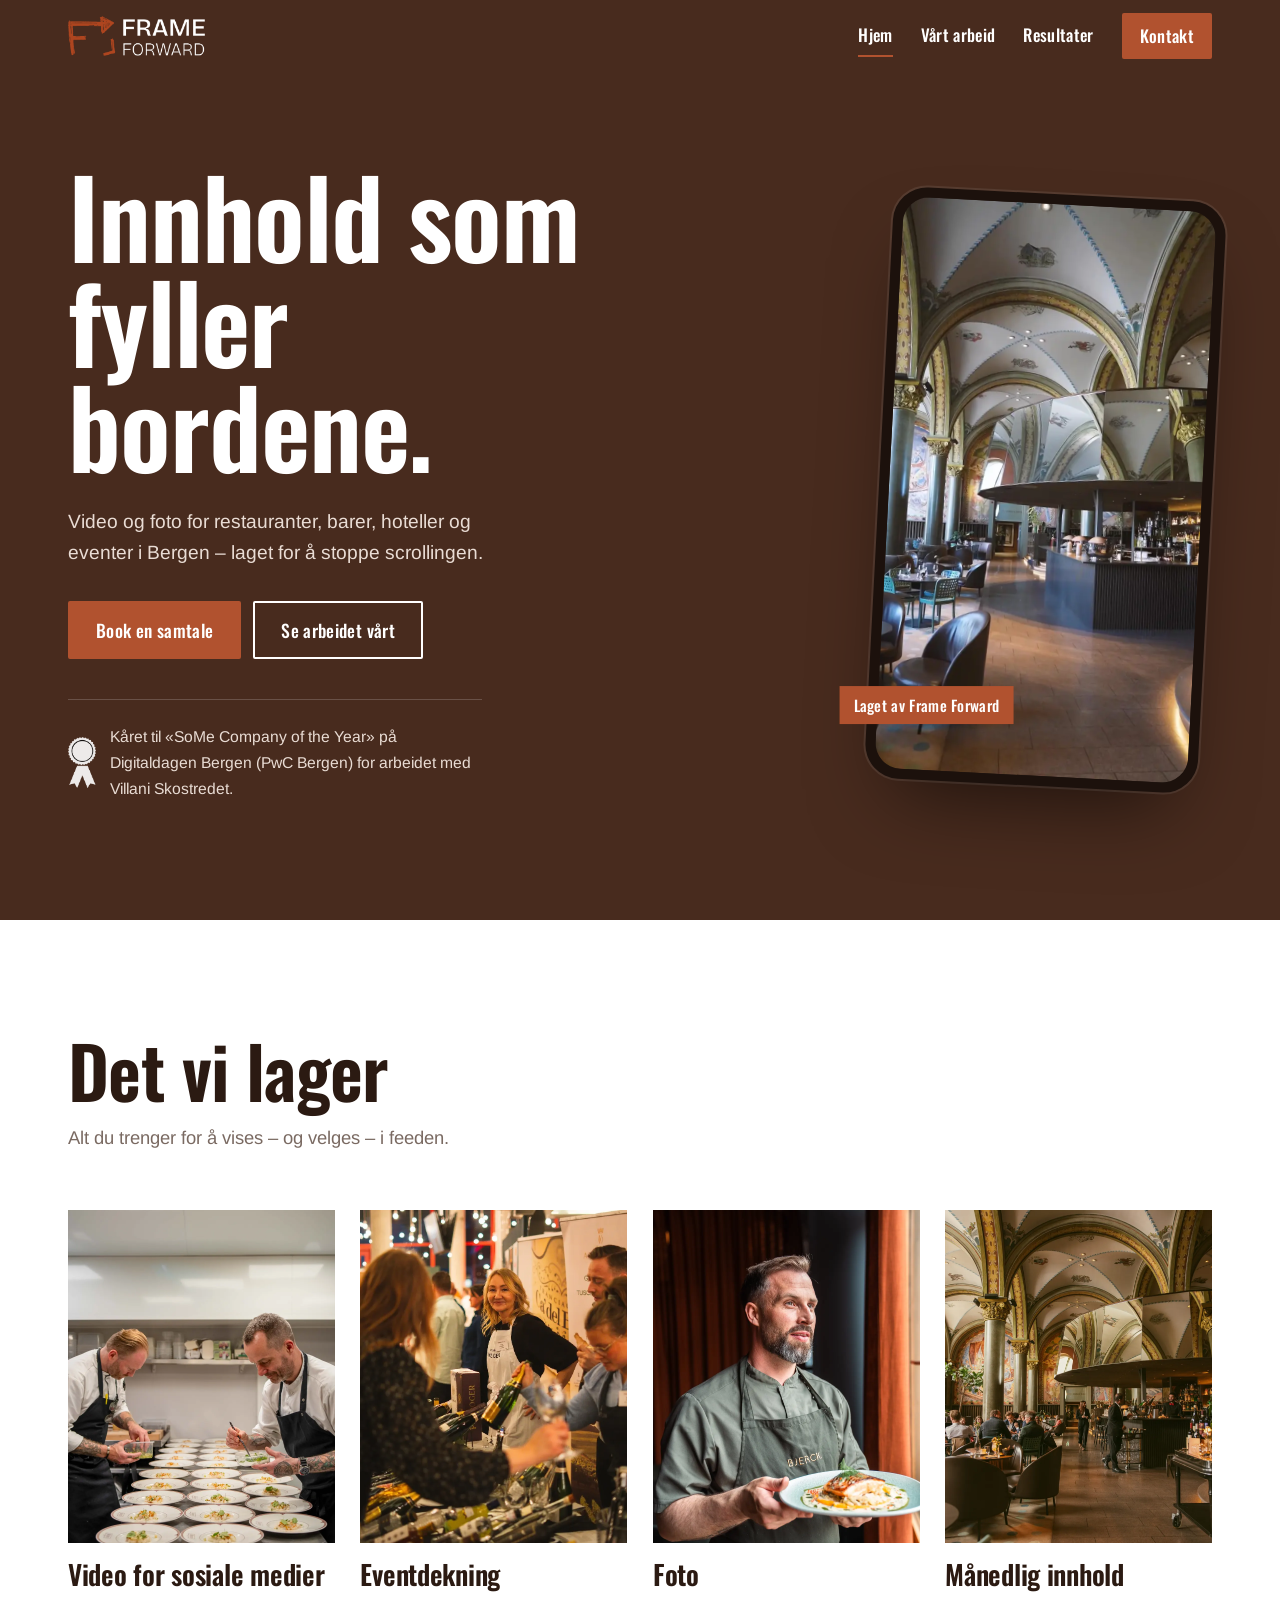
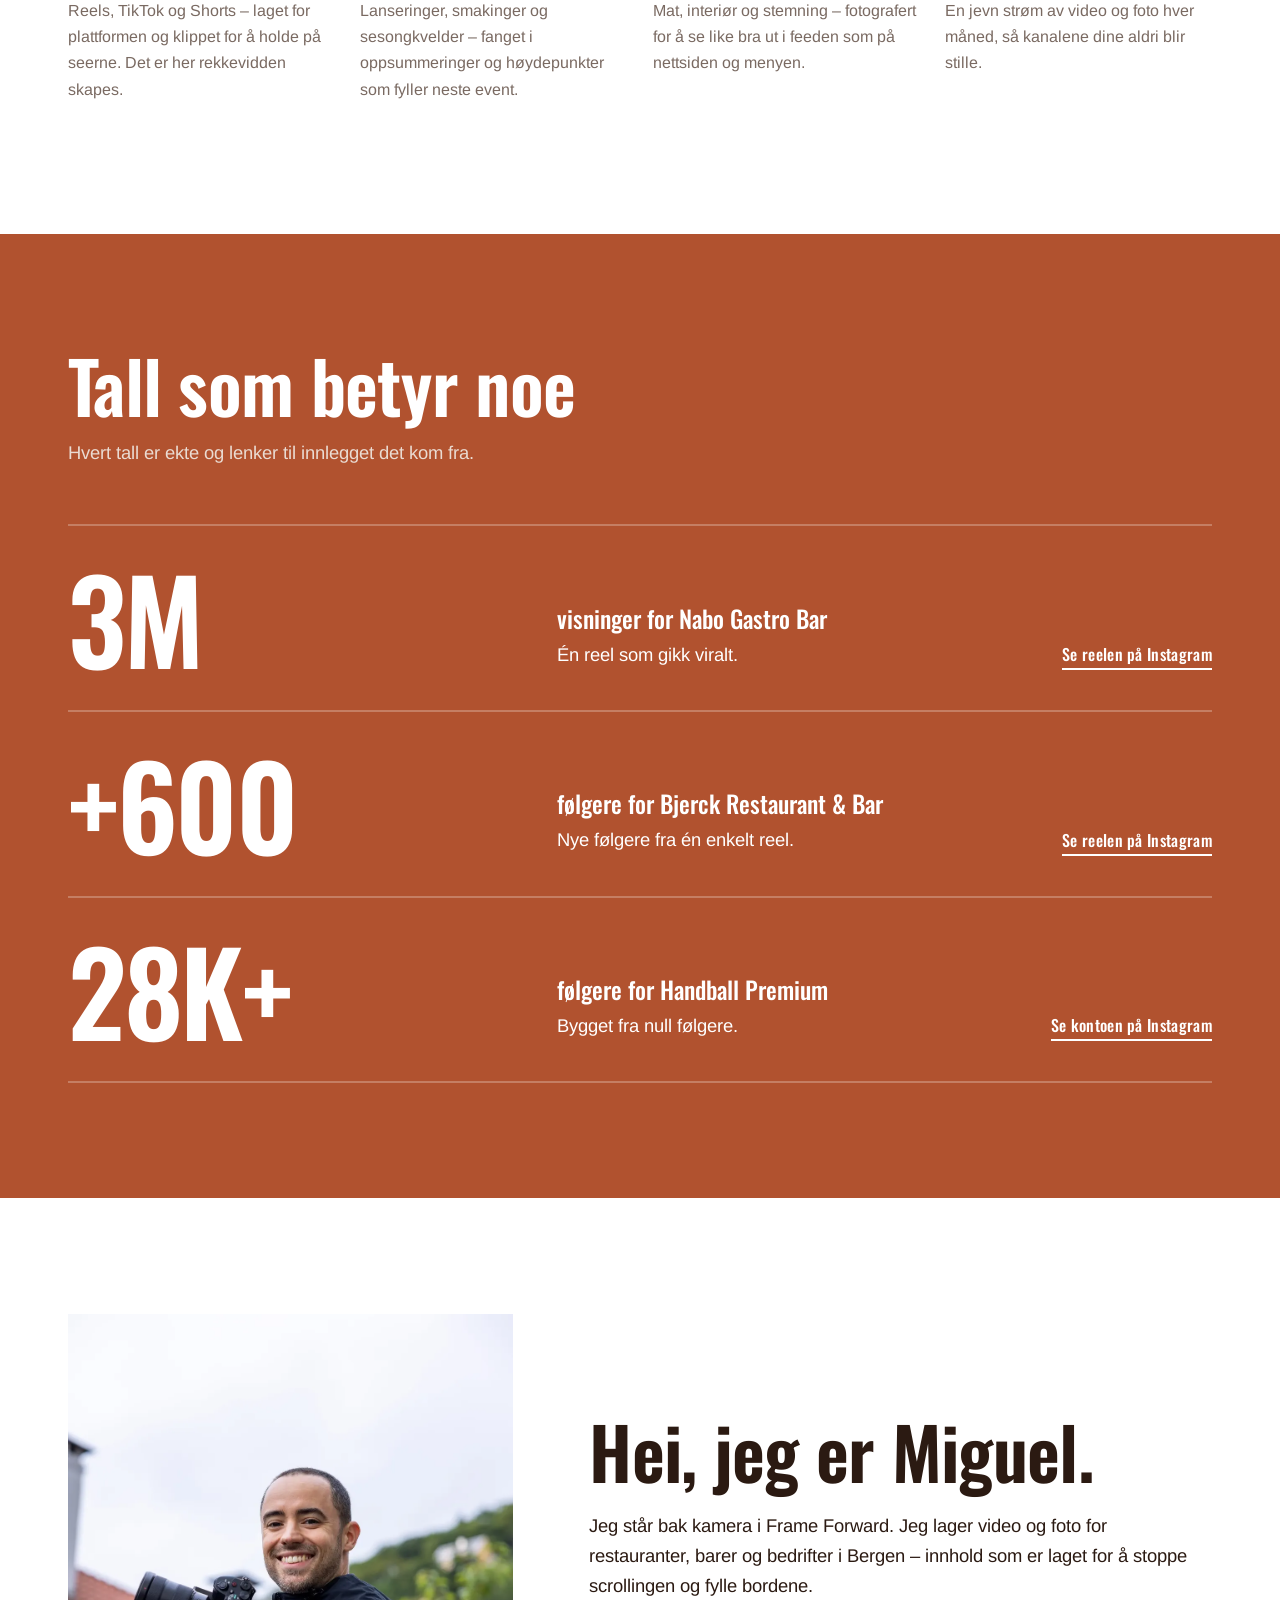
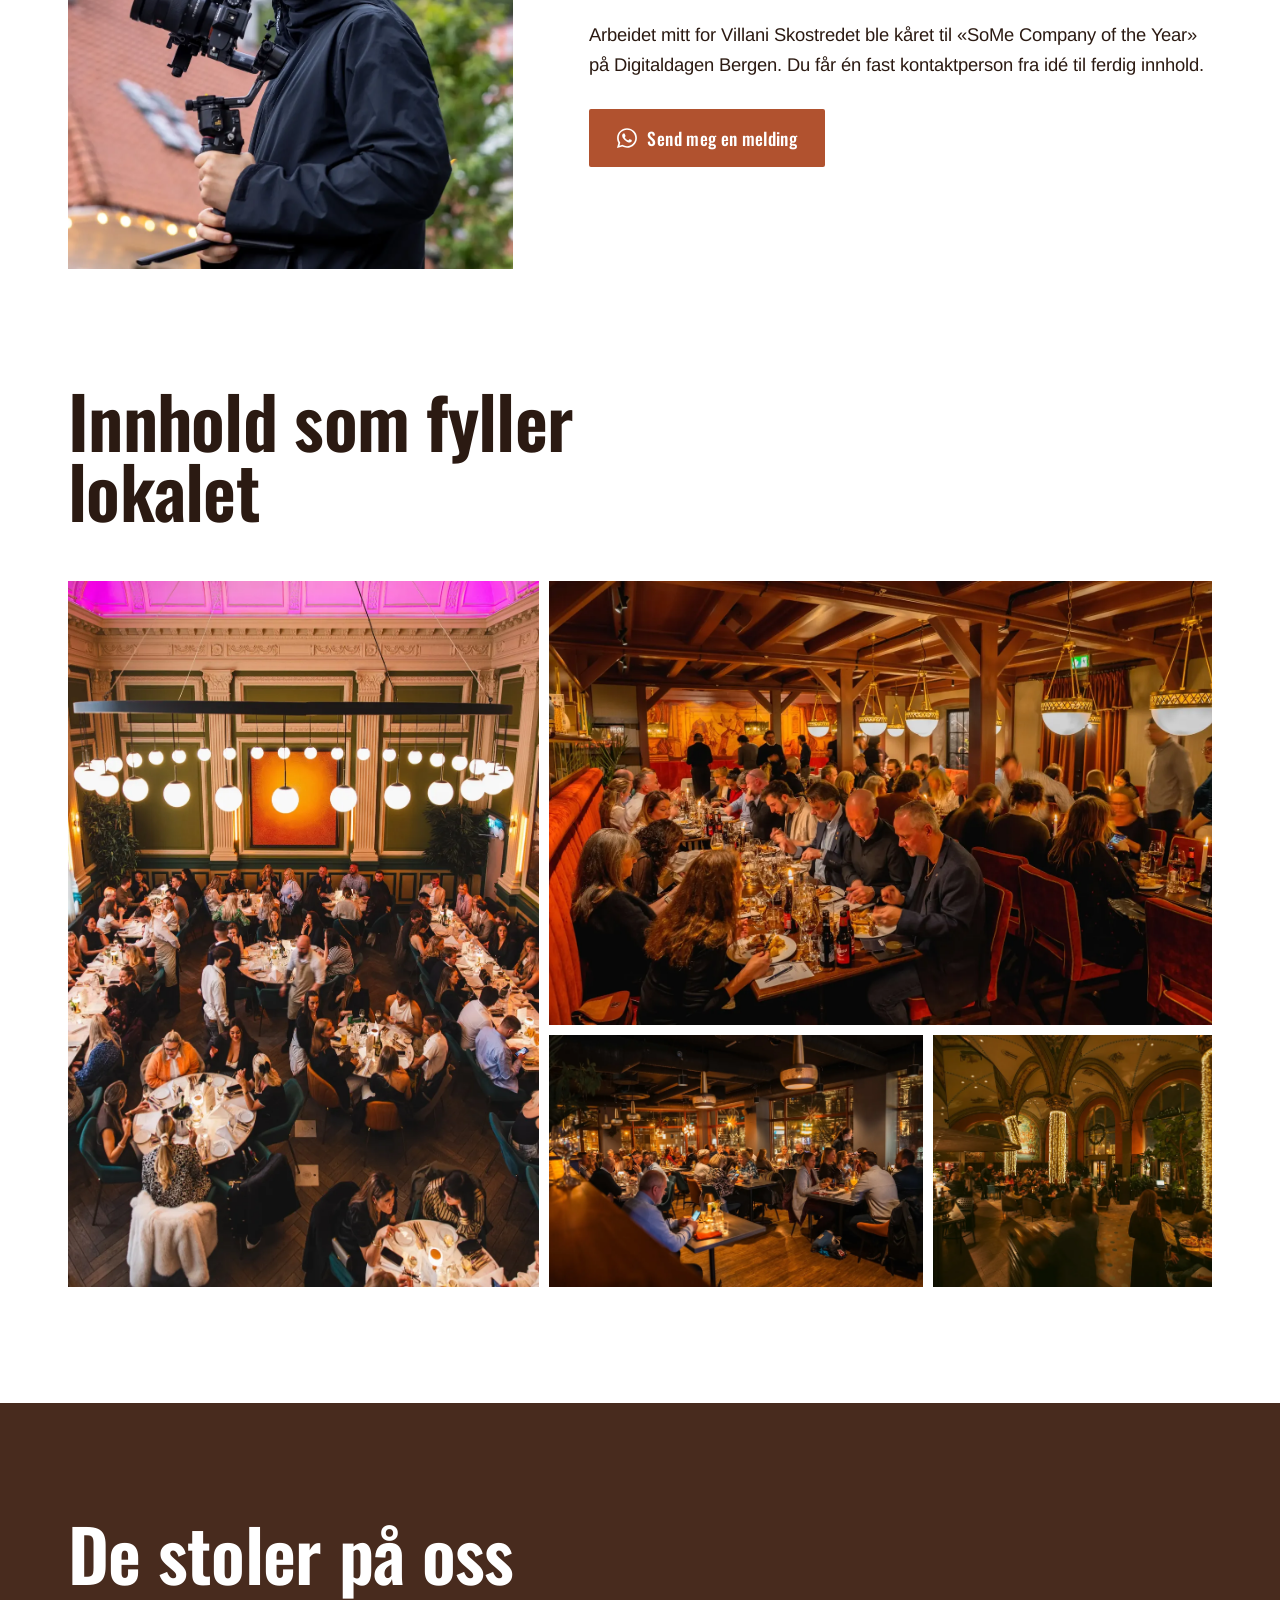
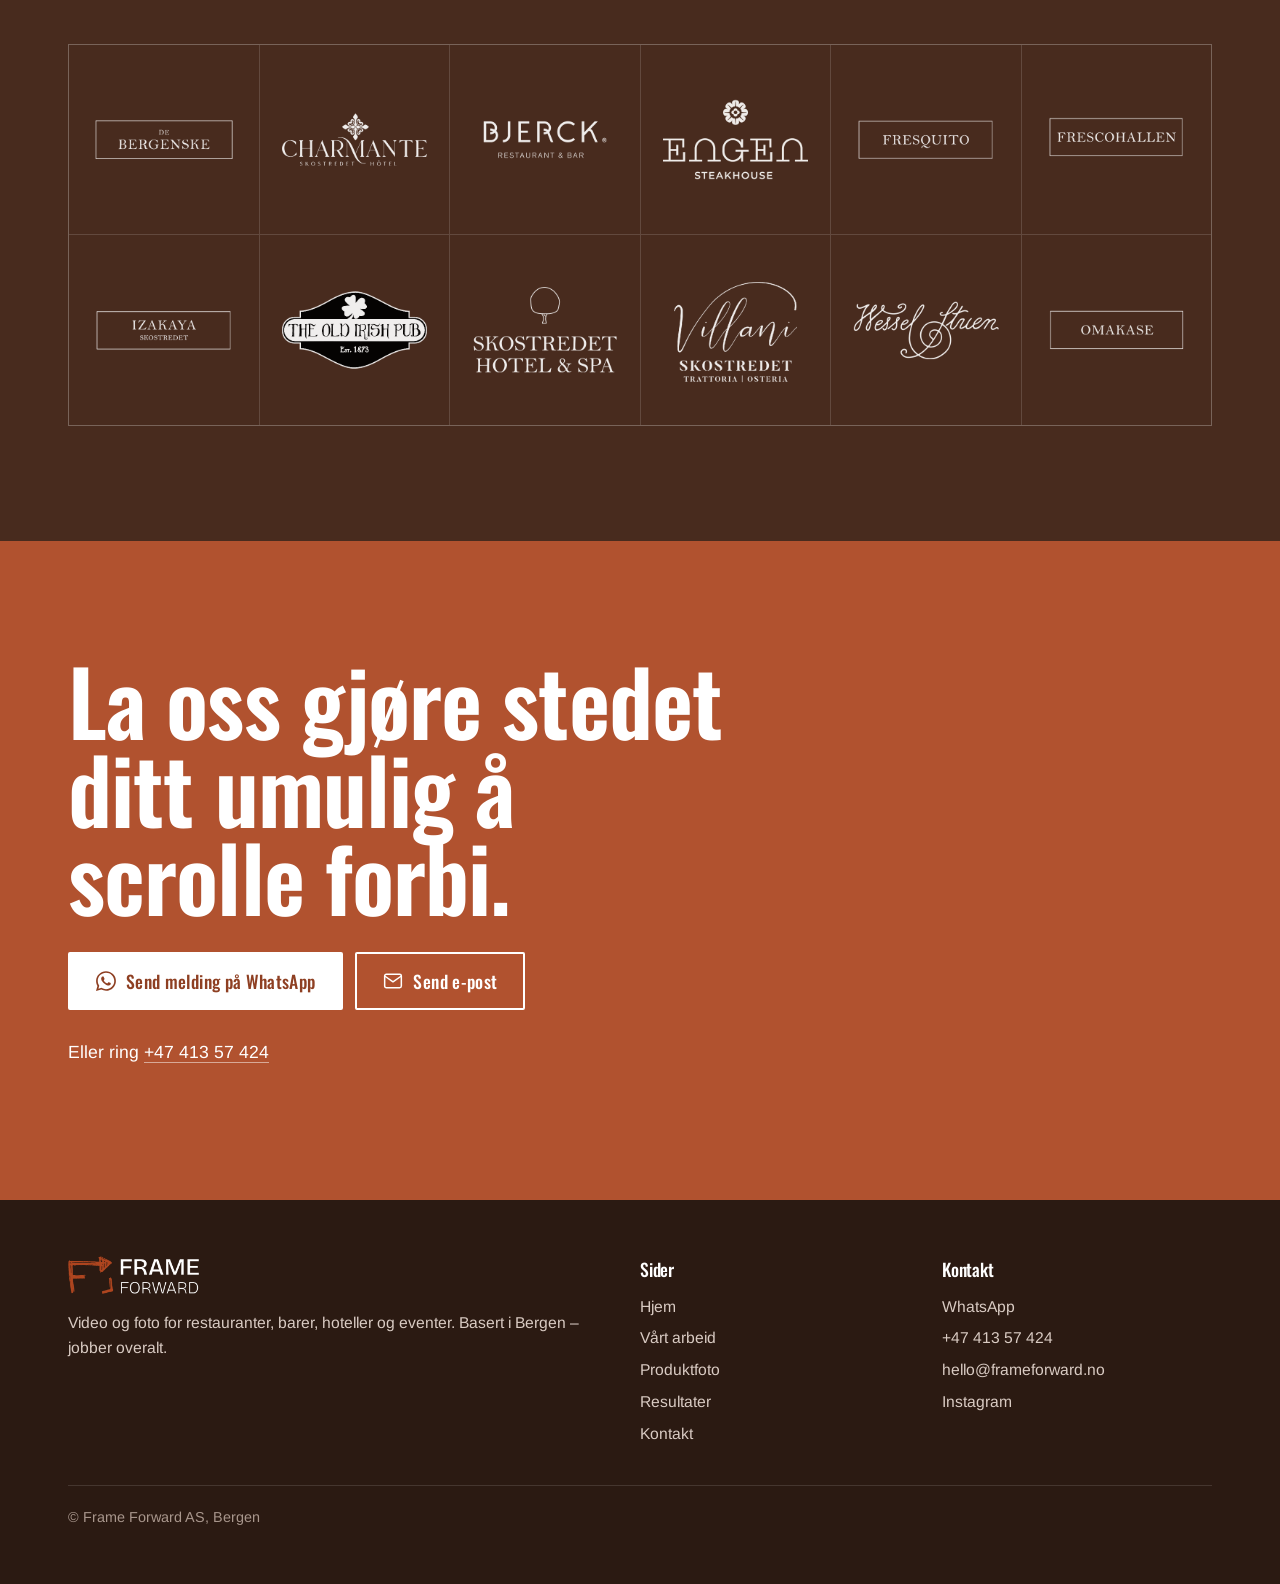
<file: index.html>
<!doctype html>
<html lang="no">
<head>
<meta charset="utf-8">
<meta name="viewport" content="width=device-width, initial-scale=1">
<title>Frame Forward – Video, foto og sosiale medier i Bergen</title>
<meta name="description" content="Prisvinnende innholdsprodusent i Bergen. Video, Reels, TikTok og foto for restauranter, barer og hoteller – innhold som fyller bordene og gir flere bookinger.">
<link rel="canonical" href="https://frameforward.no/">
<meta property="og:type" content="website">
<meta property="og:title" content="Frame Forward – Video, foto og sosiale medier i Bergen">
<meta property="og:description" content="Prisvinnende innholdsprodusent i Bergen. Video, Reels, TikTok og foto for restauranter, barer og hoteller – innhold som fyller bordene og gir flere bookinger.">
<meta property="og:url" content="https://frameforward.no/">
<meta property="og:image" content="https://frameforward.no/img/og.jpg">
<meta property="og:locale" content="nb_NO">
<meta name="theme-color" content="#482B1E">
<link rel="icon" type="image/png" href="img/favicon.png">
<link rel="apple-touch-icon" href="img/apple-touch-icon.png">
<link rel="preload" href="fonts/oswald-latin-600-normal.woff2" as="font" type="font/woff2" crossorigin>
<link rel="stylesheet" href="style.css">
<script type="application/ld+json">{"@context":"https://schema.org","@type":"LocalBusiness","name":"Frame Forward AS","url":"https://frameforward.no/","email":"hello@frameforward.no","telephone":"+4741357424","address":{"@type":"PostalAddress","addressLocality":"Bergen","addressCountry":"NO"},"sameAs":["https://www.instagram.com/frameforward.no/"],"description":"Video, foto og sosiale medier for restauranter, barer, hoteller og eventer i Bergen."}</script>
</head>
<body>
<header class="site-header">
  <div class="wrap">
    <a class="brand" href="" aria-label="Frame Forward – til forsiden"><img src="img/logo-light.png" alt="Frame Forward" width="138" height="40"></a>
    <button class="menu-toggle" aria-expanded="false" aria-controls="nav">Meny</button>
    <nav class="nav" id="nav" aria-label="Hovedmeny"><a href="" aria-current="page">Hjem</a><a href="ourwork/">Vårt arbeid</a><a href="proven-impact/">Resultater</a><a class="nav-cta" href="contact/">Kontakt</a></nav>
  </div>
</header>
<main>

<section class="hero">
  <div class="wrap">
    <div>
      <h1>Innhold som fyller bordene.</h1>
      <p class="lede">Video og foto for restauranter, barer, hoteller og eventer i Bergen – laget for å stoppe scrollingen.</p>
      <div class="btn-row">
        <a class="btn" href="contact/">Book en samtale</a>
        <a class="btn ghost" href="ourwork/">Se arbeidet vårt</a>
      </div>
      <p class="award-note"><img src="img/home-award-1299031-1280.webp" alt="" width="28" height="50">Kåret til «SoMe Company of the Year» på Digitaldagen Bergen (PwC Bergen) for arbeidet med Villani Skostredet.</p>
    </div>
    <div class="phone">
      <video src="video/hero-loop.mp4" poster="img/poster-restaurant-3.webp" autoplay muted loop playsinline aria-label="Klipp fra en restaurantreel laget av Frame Forward"></video>
      <span class="phone-tag">Laget av Frame Forward</span>
    </div>
  </div>
</section>

<section class="section">
  <div class="wrap">
    <div class="section-head">
      <h2>Det vi lager</h2>
      <p>Alt du trenger for å vises – og velges – i feeden.</p>
    </div>
    <div class="services"><article class="service"><img src="img/home-dsc01148-edit.webp" alt="To kokker anretter retter på et restaurantkjøkken" loading="lazy" width="800" height="1000"><h3>Video for sosiale medier</h3><p>Reels, TikTok og Shorts – laget for plattformen og klippet for å holde på seerne. Det er her rekkevidden skapes.</p></article><article class="service"><img src="img/home-dsc05378.webp" alt="Gjester på en vinsmaking" loading="lazy" width="800" height="1000"><h3>Eventdekning</h3><p>Lanseringer, smakinger og sesongkvelder – fanget i oppsummeringer og høydepunkter som fyller neste event.</p></article><article class="service"><img src="img/home-dsc06345.webp" alt="Kokk som holder en tallerken med mat" loading="lazy" width="800" height="1000"><h3>Foto</h3><p>Mat, interiør og stemning – fotografert for å se like bra ut i feeden som på nettsiden og menyen.</p></article><article class="service"><img src="img/home-1z4a7071.webp" alt="Full restaurant med høyt hvelvet tak" loading="lazy" width="800" height="1000"><h3>Månedlig innhold</h3><p>En jevn strøm av video og foto hver måned, så kanalene dine aldri blir stille.</p></article></div>
  </div>
</section>

<section class="section rust">
  <div class="wrap">
    <div class="section-head">
      <h2>Tall som betyr noe</h2>
      <p>Hvert tall er ekte og lenker til innlegget det kom fra.</p>
    </div>
    <div class="results"><a class="result" href="https://www.instagram.com/p/DeZ7gc3M0_P/" target="_blank" rel="noopener">
        <span class="num">3M</span>
        <span class="what"><strong>visninger for Nabo Gastro Bar</strong>Én reel som gikk viralt.</span>
        <span class="go">Se reelen på Instagram</span>
      </a><a class="result" href="https://www.instagram.com/p/DdYhu_Zuh5x/" target="_blank" rel="noopener">
        <span class="num">+600</span>
        <span class="what"><strong>følgere for Bjerck Restaurant & Bar</strong>Nye følgere fra én enkelt reel.</span>
        <span class="go">Se reelen på Instagram</span>
      </a><a class="result" href="https://www.instagram.com/handballpremium/" target="_blank" rel="noopener">
        <span class="num">28K+</span>
        <span class="what"><strong>følgere for Handball Premium</strong>Bygget fra null følgere.</span>
        <span class="go">Se kontoen på Instagram</span>
      </a></div>
  </div>
</section>

<section class="section">
  <div class="wrap about">
    <img src="img/home-1z4a8772.webp" alt="Miguel fra Frame Forward med kamera og gimbal i Bergen" loading="lazy" width="800" height="1200">
    <div>
      <h2>Hei, jeg er Miguel.</h2>
      <p>Jeg står bak kamera i Frame Forward. Jeg lager video og foto for restauranter, barer og bedrifter i Bergen – innhold som er laget for å stoppe scrollingen og fylle bordene.</p>
      <p>Arbeidet mitt for Villani Skostredet ble kåret til «SoMe Company of the Year» på Digitaldagen Bergen. Du får én fast kontaktperson fra idé til ferdig innhold.</p>
      <div class="btn-row" style="margin-top:28px"><a class="btn" href="https://wa.me/4741357424?text=Hei%20Miguel!%20Jeg%20vil%20gjerne%20h%C3%B8re%20mer%20om%20innhold%20for%20bedriften%20min."><svg viewBox="0 0 24 24" aria-hidden="true" fill="currentColor"><path d="M17.5 14.4c-.3-.1-1.7-.8-2-.9-.3-.1-.5-.1-.7.1-.2.3-.8.9-.9 1.1-.2.2-.3.2-.6.1-.3-.1-1.2-.5-2.3-1.4-.9-.8-1.4-1.7-1.6-2-.2-.3 0-.5.1-.6l.4-.5c.1-.2.2-.3.3-.5.1-.2 0-.4 0-.5l-.9-2.2c-.2-.6-.5-.5-.7-.5h-.6c-.2 0-.5.1-.8.4-.3.3-1 1-1 2.4s1 2.8 1.2 3c.1.2 2 3.1 4.9 4.3.7.3 1.2.5 1.6.6.7.2 1.3.2 1.8.1.6-.1 1.7-.7 1.9-1.4.2-.7.2-1.3.2-1.4-.1-.1-.3-.2-.6-.3zM12 21.8c-1.8 0-3.5-.5-5-1.4l-.4-.2-3.7 1 1-3.6-.2-.4C2.6 15.6 2.1 13.8 2.1 12 2.1 6.5 6.5 2.2 12 2.2c2.6 0 5.1 1 7 2.9 1.9 1.9 2.9 4.3 2.9 7 0 5.4-4.4 9.7-9.9 9.7zm8.4-18.1C18.2 1.5 15.2.2 12 .2 5.4.2.1 5.5.1 12c0 2.1.5 4.1 1.6 5.9L0 24l6.3-1.7c1.7.9 3.7 1.4 5.7 1.4 6.6 0 11.9-5.3 11.9-11.8 0-3.2-1.2-6.1-3.5-8.2z"/></svg>Send meg en melding</a></div>
    </div>
  </div>
</section>

<section class="section" style="padding-top:0">
  <div class="wrap">
    <div class="section-head"><h2>Innhold som fyller lokalet</h2></div>
    <div class="wall">
      <img class="a" src="img/home-use1z4a0077.webp" alt="Full selskapssal med gjester ved runde bord" loading="lazy">
      <img class="b" src="img/home-usedsc04161.webp" alt="Full restaurant med gjester som spiser" loading="lazy">
      <img class="c" src="img/home-usedsc04741.webp" alt="Travel restaurant en kveld" loading="lazy">
      <img class="d" src="img/home-usedsc04839.webp" alt="Restaurant pyntet med lysslynger" loading="lazy">
    </div>
  </div>
</section>

<section class="section dark">
  <div class="wrap">
    <div class="section-head"><h2>De stoler på oss</h2></div>
    <ul class="clients"><li><img src="img/home-debergenske.webp" alt="De Bergenske" loading="lazy" width="400" height="400"></li><li><img src="img/home-charmante.webp" alt="Charmante Skostredet Hotel" loading="lazy" width="400" height="400"></li><li><img src="img/home-bjerck.webp" alt="Bjerck Restaurant & Bar" loading="lazy" width="400" height="400"></li><li><img src="img/home-engen.webp" alt="Engen Steakhouse" loading="lazy" width="400" height="400"></li><li><img src="img/home-fresquito.webp" alt="Fresquito" loading="lazy" width="400" height="400"></li><li><img src="img/home-ftesco.webp" alt="Frescohallen" loading="lazy" width="400" height="400"></li><li><img src="img/home-izakaya.webp" alt="Izakaya Skostredet" loading="lazy" width="400" height="400"></li><li><img src="img/home-old.webp" alt="The Old Irish Pub" loading="lazy" width="400" height="400"></li><li><img src="img/home-skos.webp" alt="Skostredet Hotel & Spa" loading="lazy" width="400" height="400"></li><li><img src="img/home-villani.webp" alt="Villani Skostredet" loading="lazy" width="400" height="400"></li><li><img src="img/home-wessel.webp" alt="Wesselstuen" loading="lazy" width="400" height="400"></li><li><img src="img/home-omakase.webp" alt="Omakase" loading="lazy" width="400" height="400"></li></ul>
  </div>
</section>

<section class="section rust closing">
  <div class="wrap">
    <h2>La oss gjøre stedet ditt umulig å scrolle forbi.</h2>
    <div class="btn-row">
      <a class="btn" href="https://wa.me/4741357424?text=Hei%20Miguel!%20Jeg%20vil%20gjerne%20h%C3%B8re%20mer%20om%20innhold%20for%20bedriften%20min."><svg viewBox="0 0 24 24" aria-hidden="true" fill="currentColor"><path d="M17.5 14.4c-.3-.1-1.7-.8-2-.9-.3-.1-.5-.1-.7.1-.2.3-.8.9-.9 1.1-.2.2-.3.2-.6.1-.3-.1-1.2-.5-2.3-1.4-.9-.8-1.4-1.7-1.6-2-.2-.3 0-.5.1-.6l.4-.5c.1-.2.2-.3.3-.5.1-.2 0-.4 0-.5l-.9-2.2c-.2-.6-.5-.5-.7-.5h-.6c-.2 0-.5.1-.8.4-.3.3-1 1-1 2.4s1 2.8 1.2 3c.1.2 2 3.1 4.9 4.3.7.3 1.2.5 1.6.6.7.2 1.3.2 1.8.1.6-.1 1.7-.7 1.9-1.4.2-.7.2-1.3.2-1.4-.1-.1-.3-.2-.6-.3zM12 21.8c-1.8 0-3.5-.5-5-1.4l-.4-.2-3.7 1 1-3.6-.2-.4C2.6 15.6 2.1 13.8 2.1 12 2.1 6.5 6.5 2.2 12 2.2c2.6 0 5.1 1 7 2.9 1.9 1.9 2.9 4.3 2.9 7 0 5.4-4.4 9.7-9.9 9.7zm8.4-18.1C18.2 1.5 15.2.2 12 .2 5.4.2.1 5.5.1 12c0 2.1.5 4.1 1.6 5.9L0 24l6.3-1.7c1.7.9 3.7 1.4 5.7 1.4 6.6 0 11.9-5.3 11.9-11.8 0-3.2-1.2-6.1-3.5-8.2z"/></svg>Send melding på WhatsApp</a>
      <a class="btn ghost" href="mailto:hello@frameforward.no"><svg viewBox="0 0 24 24" aria-hidden="true" fill="none" stroke="currentColor" stroke-width="1.8" stroke-linecap="round" stroke-linejoin="round"><rect x="2" y="4" width="20" height="16" rx="2"/><path d="m22 6-10 7L2 6"/></svg>Send e-post</a>
    </div>
    <p class="contact-lines">Eller ring <a href="tel:+4741357424">+47 413 57 424</a></p>
  </div>
</section>

</main>
<footer class="site-footer">
  <div class="wrap">
    <div>
      <img src="img/logo-light.png" alt="Frame Forward" width="131" height="38">
      <p>Video og foto for restauranter, barer, hoteller og eventer. Basert i Bergen – jobber overalt.</p>
    </div>
    <div>
      <h3>Sider</h3>
      <ul>
        <li><a href="">Hjem</a></li>
        <li><a href="ourwork/">Vårt arbeid</a></li>
        <li><a href="produktfoto/">Produktfoto</a></li>
        <li><a href="proven-impact/">Resultater</a></li>
        <li><a href="contact/">Kontakt</a></li>
      </ul>
    </div>
    <div>
      <h3>Kontakt</h3>
      <ul>
        <li><a href="https://wa.me/4741357424?text=Hei%20Miguel!%20Jeg%20vil%20gjerne%20h%C3%B8re%20mer%20om%20innhold%20for%20bedriften%20min.">WhatsApp</a></li>
        <li><a href="tel:+4741357424">+47 413 57 424</a></li>
        <li><a href="mailto:hello@frameforward.no">hello@frameforward.no</a></li>
        <li><a href="https://www.instagram.com/frameforward.no/">Instagram</a></li>
      </ul>
    </div>
    <p class="legal">© Frame Forward AS, Bergen</p>
  </div>
</footer>
<a class="wa-float" href="https://wa.me/4741357424?text=Hei%20Miguel!%20Jeg%20vil%20gjerne%20h%C3%B8re%20mer%20om%20innhold%20for%20bedriften%20min." aria-label="Send melding på WhatsApp"><svg viewBox="0 0 24 24" aria-hidden="true" fill="currentColor"><path d="M17.5 14.4c-.3-.1-1.7-.8-2-.9-.3-.1-.5-.1-.7.1-.2.3-.8.9-.9 1.1-.2.2-.3.2-.6.1-.3-.1-1.2-.5-2.3-1.4-.9-.8-1.4-1.7-1.6-2-.2-.3 0-.5.1-.6l.4-.5c.1-.2.2-.3.3-.5.1-.2 0-.4 0-.5l-.9-2.2c-.2-.6-.5-.5-.7-.5h-.6c-.2 0-.5.1-.8.4-.3.3-1 1-1 2.4s1 2.8 1.2 3c.1.2 2 3.1 4.9 4.3.7.3 1.2.5 1.6.6.7.2 1.3.2 1.8.1.6-.1 1.7-.7 1.9-1.4.2-.7.2-1.3.2-1.4-.1-.1-.3-.2-.6-.3zM12 21.8c-1.8 0-3.5-.5-5-1.4l-.4-.2-3.7 1 1-3.6-.2-.4C2.6 15.6 2.1 13.8 2.1 12 2.1 6.5 6.5 2.2 12 2.2c2.6 0 5.1 1 7 2.9 1.9 1.9 2.9 4.3 2.9 7 0 5.4-4.4 9.7-9.9 9.7zm8.4-18.1C18.2 1.5 15.2.2 12 .2 5.4.2.1 5.5.1 12c0 2.1.5 4.1 1.6 5.9L0 24l6.3-1.7c1.7.9 3.7 1.4 5.7 1.4 6.6 0 11.9-5.3 11.9-11.8 0-3.2-1.2-6.1-3.5-8.2z"/></svg></a>
<script>
  var t=document.querySelector('.menu-toggle'),n=document.getElementById('nav');
  t.addEventListener('click',function(){var o=n.classList.toggle('open');t.setAttribute('aria-expanded',o);t.textContent=o?'Lukk':'Meny';});
  // Only one video with sound at a time
  document.addEventListener('play',function(e){document.querySelectorAll('video[controls]').forEach(function(v){if(v!==e.target)v.pause();});},true);
</script>
</body>
</html>
</file>
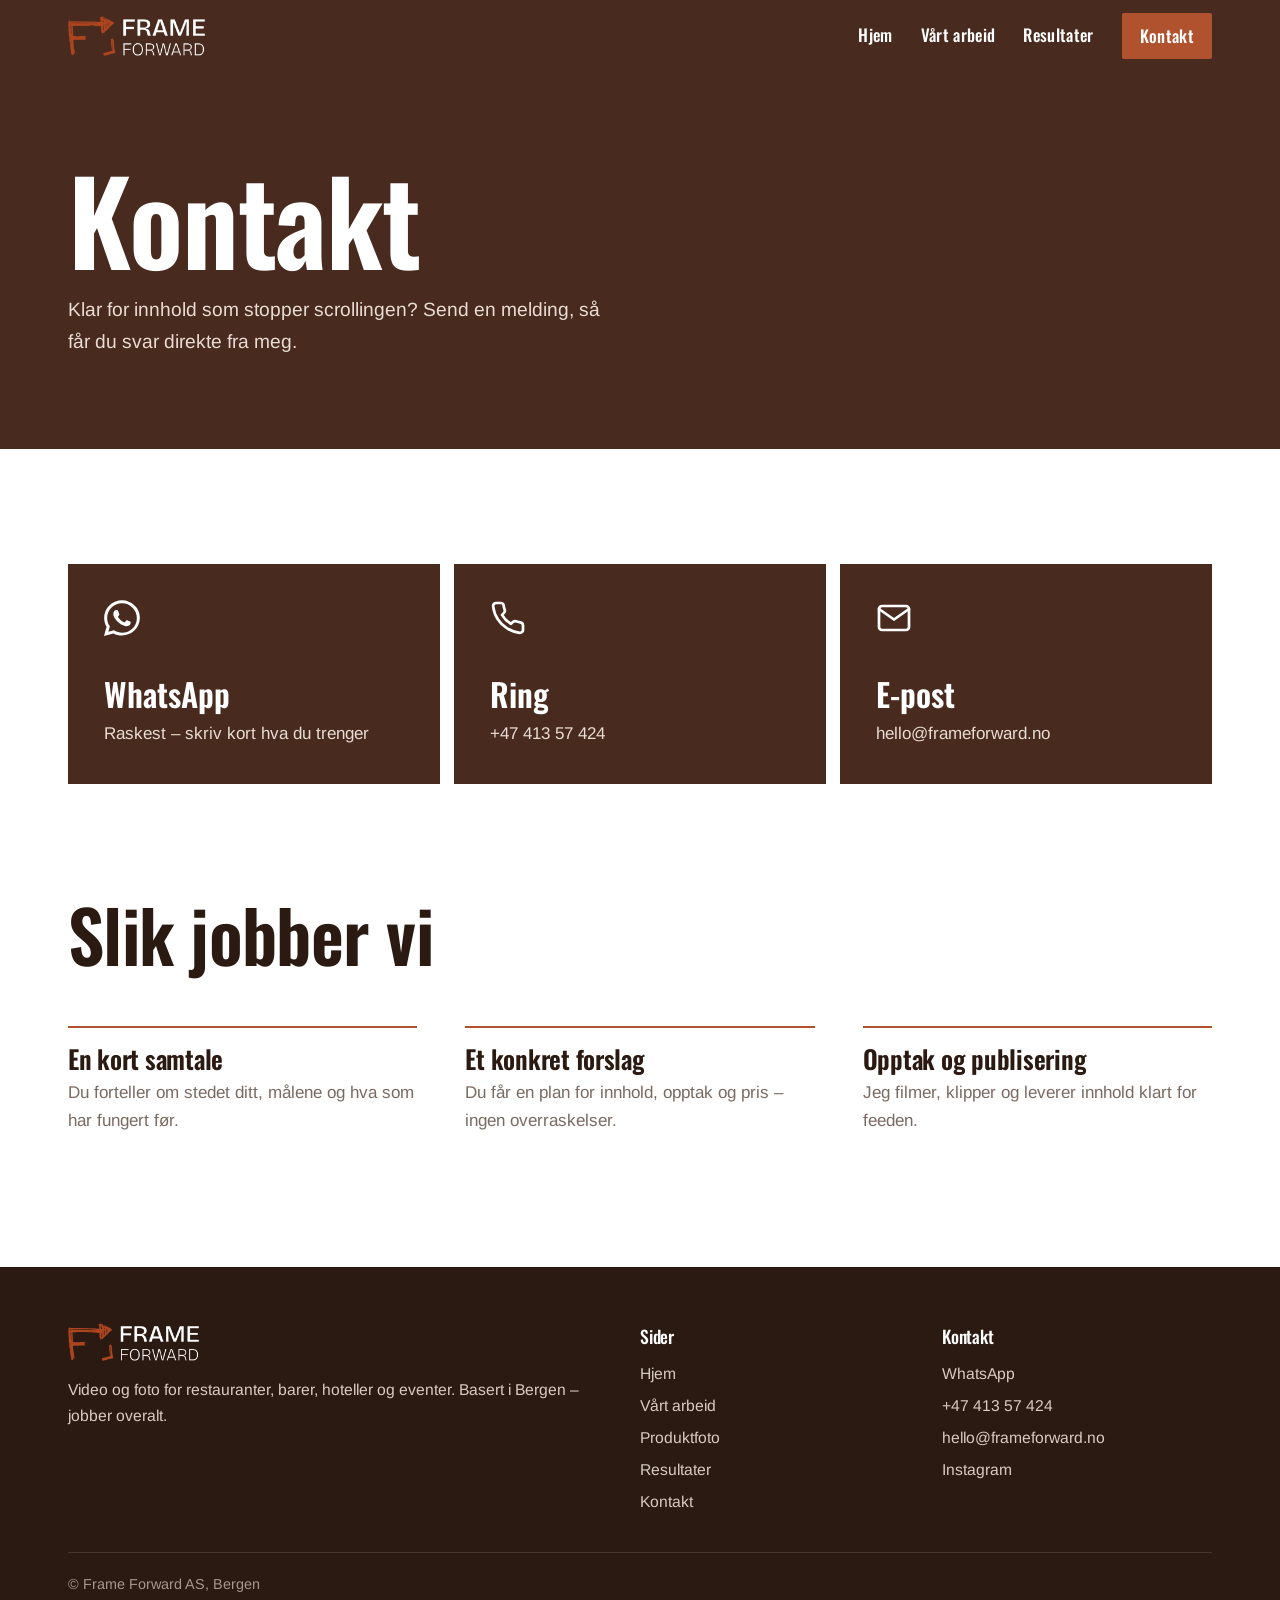
<file: contact/index.html>
<!doctype html>
<html lang="no">
<head>
<meta charset="utf-8">
<meta name="viewport" content="width=device-width, initial-scale=1">
<title>Kontakt – book innholdsproduksjon i Bergen — Frame Forward</title>
<meta name="description" content="Ta kontakt med Frame Forward for video, Reels, TikTok og foto til restauranten eller bedriften din i Bergen. E-post: hello@frameforward.no">
<link rel="canonical" href="https://frameforward.no/contact/">
<meta property="og:type" content="website">
<meta property="og:title" content="Kontakt – book innholdsproduksjon i Bergen — Frame Forward">
<meta property="og:description" content="Ta kontakt med Frame Forward for video, Reels, TikTok og foto til restauranten eller bedriften din i Bergen. E-post: hello@frameforward.no">
<meta property="og:url" content="https://frameforward.no/contact/">
<meta property="og:image" content="https://frameforward.no/img/og.jpg">
<meta property="og:locale" content="nb_NO">
<meta name="theme-color" content="#482B1E">
<link rel="icon" type="image/png" href="../img/favicon.png">
<link rel="apple-touch-icon" href="../img/apple-touch-icon.png">
<link rel="preload" href="../fonts/oswald-latin-600-normal.woff2" as="font" type="font/woff2" crossorigin>
<link rel="stylesheet" href="../style.css">
<script type="application/ld+json">{"@context":"https://schema.org","@type":"LocalBusiness","name":"Frame Forward AS","url":"https://frameforward.no/","email":"hello@frameforward.no","telephone":"+4741357424","address":{"@type":"PostalAddress","addressLocality":"Bergen","addressCountry":"NO"},"sameAs":["https://www.instagram.com/frameforward.no/"],"description":"Video, foto og sosiale medier for restauranter, barer, hoteller og eventer i Bergen."}</script>
</head>
<body>
<header class="site-header">
  <div class="wrap">
    <a class="brand" href="../" aria-label="Frame Forward – til forsiden"><img src="../img/logo-light.png" alt="Frame Forward" width="138" height="40"></a>
    <button class="menu-toggle" aria-expanded="false" aria-controls="nav">Meny</button>
    <nav class="nav" id="nav" aria-label="Hovedmeny"><a href="../">Hjem</a><a href="../ourwork/">Vårt arbeid</a><a href="../proven-impact/">Resultater</a><a class="nav-cta" href="../contact/" aria-current="page">Kontakt</a></nav>
  </div>
</header>
<main>

<section class="page-head">
  <div class="wrap">
    <h1>Kontakt</h1>
    <p>Klar for innhold som stopper scrollingen? Send en melding, så får du svar direkte fra meg.</p>
  </div>
</section>

<section class="section">
  <div class="wrap">
    <div class="ways">
      <a class="way" href="https://wa.me/4741357424?text=Hei%20Miguel!%20Jeg%20vil%20gjerne%20h%C3%B8re%20mer%20om%20innhold%20for%20bedriften%20min."><svg viewBox="0 0 24 24" aria-hidden="true" fill="currentColor"><path d="M17.5 14.4c-.3-.1-1.7-.8-2-.9-.3-.1-.5-.1-.7.1-.2.3-.8.9-.9 1.1-.2.2-.3.2-.6.1-.3-.1-1.2-.5-2.3-1.4-.9-.8-1.4-1.7-1.6-2-.2-.3 0-.5.1-.6l.4-.5c.1-.2.2-.3.3-.5.1-.2 0-.4 0-.5l-.9-2.2c-.2-.6-.5-.5-.7-.5h-.6c-.2 0-.5.1-.8.4-.3.3-1 1-1 2.4s1 2.8 1.2 3c.1.2 2 3.1 4.9 4.3.7.3 1.2.5 1.6.6.7.2 1.3.2 1.8.1.6-.1 1.7-.7 1.9-1.4.2-.7.2-1.3.2-1.4-.1-.1-.3-.2-.6-.3zM12 21.8c-1.8 0-3.5-.5-5-1.4l-.4-.2-3.7 1 1-3.6-.2-.4C2.6 15.6 2.1 13.8 2.1 12 2.1 6.5 6.5 2.2 12 2.2c2.6 0 5.1 1 7 2.9 1.9 1.9 2.9 4.3 2.9 7 0 5.4-4.4 9.7-9.9 9.7zm8.4-18.1C18.2 1.5 15.2.2 12 .2 5.4.2.1 5.5.1 12c0 2.1.5 4.1 1.6 5.9L0 24l6.3-1.7c1.7.9 3.7 1.4 5.7 1.4 6.6 0 11.9-5.3 11.9-11.8 0-3.2-1.2-6.1-3.5-8.2z"/></svg><strong>WhatsApp</strong><span>Raskest – skriv kort hva du trenger</span></a>
      <a class="way" href="tel:+4741357424"><svg viewBox="0 0 24 24" aria-hidden="true" fill="none" stroke="currentColor" stroke-width="1.8" stroke-linecap="round" stroke-linejoin="round"><path d="M22 16.9v3a2 2 0 0 1-2.2 2 19.8 19.8 0 0 1-8.6-3.1 19.5 19.5 0 0 1-6-6A19.8 19.8 0 0 1 2.1 4.2 2 2 0 0 1 4.1 2h3a2 2 0 0 1 2 1.7c.1 1 .4 1.9.7 2.8a2 2 0 0 1-.5 2.1L8 9.9a16 16 0 0 0 6 6l1.3-1.3a2 2 0 0 1 2.1-.4c.9.3 1.8.6 2.8.7a2 2 0 0 1 1.7 2z"/></svg><strong>Ring</strong><span>+47 413 57 424</span></a>
      <a class="way" href="mailto:hello@frameforward.no?subject=Foresp%C3%B8rsel%20fra%20nettsiden"><svg viewBox="0 0 24 24" aria-hidden="true" fill="none" stroke="currentColor" stroke-width="1.8" stroke-linecap="round" stroke-linejoin="round"><rect x="2" y="4" width="20" height="16" rx="2"/><path d="m22 6-10 7L2 6"/></svg><strong>E-post</strong><span>hello@frameforward.no</span></a>
    </div>
  </div>
</section>

<section class="section" style="padding-top:0">
  <div class="wrap">
    <div class="section-head"><h2>Slik jobber vi</h2></div>
    <ol class="steps">
      <li><h3>En kort samtale</h3><p>Du forteller om stedet ditt, målene og hva som har fungert før.</p></li>
      <li><h3>Et konkret forslag</h3><p>Du får en plan for innhold, opptak og pris – ingen overraskelser.</p></li>
      <li><h3>Opptak og publisering</h3><p>Jeg filmer, klipper og leverer innhold klart for feeden.</p></li>
    </ol>
  </div>
</section>

</main>
<footer class="site-footer">
  <div class="wrap">
    <div>
      <img src="../img/logo-light.png" alt="Frame Forward" width="131" height="38">
      <p>Video og foto for restauranter, barer, hoteller og eventer. Basert i Bergen – jobber overalt.</p>
    </div>
    <div>
      <h3>Sider</h3>
      <ul>
        <li><a href="../">Hjem</a></li>
        <li><a href="../ourwork/">Vårt arbeid</a></li>
        <li><a href="../produktfoto/">Produktfoto</a></li>
        <li><a href="../proven-impact/">Resultater</a></li>
        <li><a href="../contact/">Kontakt</a></li>
      </ul>
    </div>
    <div>
      <h3>Kontakt</h3>
      <ul>
        <li><a href="https://wa.me/4741357424?text=Hei%20Miguel!%20Jeg%20vil%20gjerne%20h%C3%B8re%20mer%20om%20innhold%20for%20bedriften%20min.">WhatsApp</a></li>
        <li><a href="tel:+4741357424">+47 413 57 424</a></li>
        <li><a href="mailto:hello@frameforward.no">hello@frameforward.no</a></li>
        <li><a href="https://www.instagram.com/frameforward.no/">Instagram</a></li>
      </ul>
    </div>
    <p class="legal">© Frame Forward AS, Bergen</p>
  </div>
</footer>
<a class="wa-float" href="https://wa.me/4741357424?text=Hei%20Miguel!%20Jeg%20vil%20gjerne%20h%C3%B8re%20mer%20om%20innhold%20for%20bedriften%20min." aria-label="Send melding på WhatsApp"><svg viewBox="0 0 24 24" aria-hidden="true" fill="currentColor"><path d="M17.5 14.4c-.3-.1-1.7-.8-2-.9-.3-.1-.5-.1-.7.1-.2.3-.8.9-.9 1.1-.2.2-.3.2-.6.1-.3-.1-1.2-.5-2.3-1.4-.9-.8-1.4-1.7-1.6-2-.2-.3 0-.5.1-.6l.4-.5c.1-.2.2-.3.3-.5.1-.2 0-.4 0-.5l-.9-2.2c-.2-.6-.5-.5-.7-.5h-.6c-.2 0-.5.1-.8.4-.3.3-1 1-1 2.4s1 2.8 1.2 3c.1.2 2 3.1 4.9 4.3.7.3 1.2.5 1.6.6.7.2 1.3.2 1.8.1.6-.1 1.7-.7 1.9-1.4.2-.7.2-1.3.2-1.4-.1-.1-.3-.2-.6-.3zM12 21.8c-1.8 0-3.5-.5-5-1.4l-.4-.2-3.7 1 1-3.6-.2-.4C2.6 15.6 2.1 13.8 2.1 12 2.1 6.5 6.5 2.2 12 2.2c2.6 0 5.1 1 7 2.9 1.9 1.9 2.9 4.3 2.9 7 0 5.4-4.4 9.7-9.9 9.7zm8.4-18.1C18.2 1.5 15.2.2 12 .2 5.4.2.1 5.5.1 12c0 2.1.5 4.1 1.6 5.9L0 24l6.3-1.7c1.7.9 3.7 1.4 5.7 1.4 6.6 0 11.9-5.3 11.9-11.8 0-3.2-1.2-6.1-3.5-8.2z"/></svg></a>
<script>
  var t=document.querySelector('.menu-toggle'),n=document.getElementById('nav');
  t.addEventListener('click',function(){var o=n.classList.toggle('open');t.setAttribute('aria-expanded',o);t.textContent=o?'Lukk':'Meny';});
  // Only one video with sound at a time
  document.addEventListener('play',function(e){document.querySelectorAll('video[controls]').forEach(function(v){if(v!==e.target)v.pause();});},true);
</script>
</body>
</html>
</file>
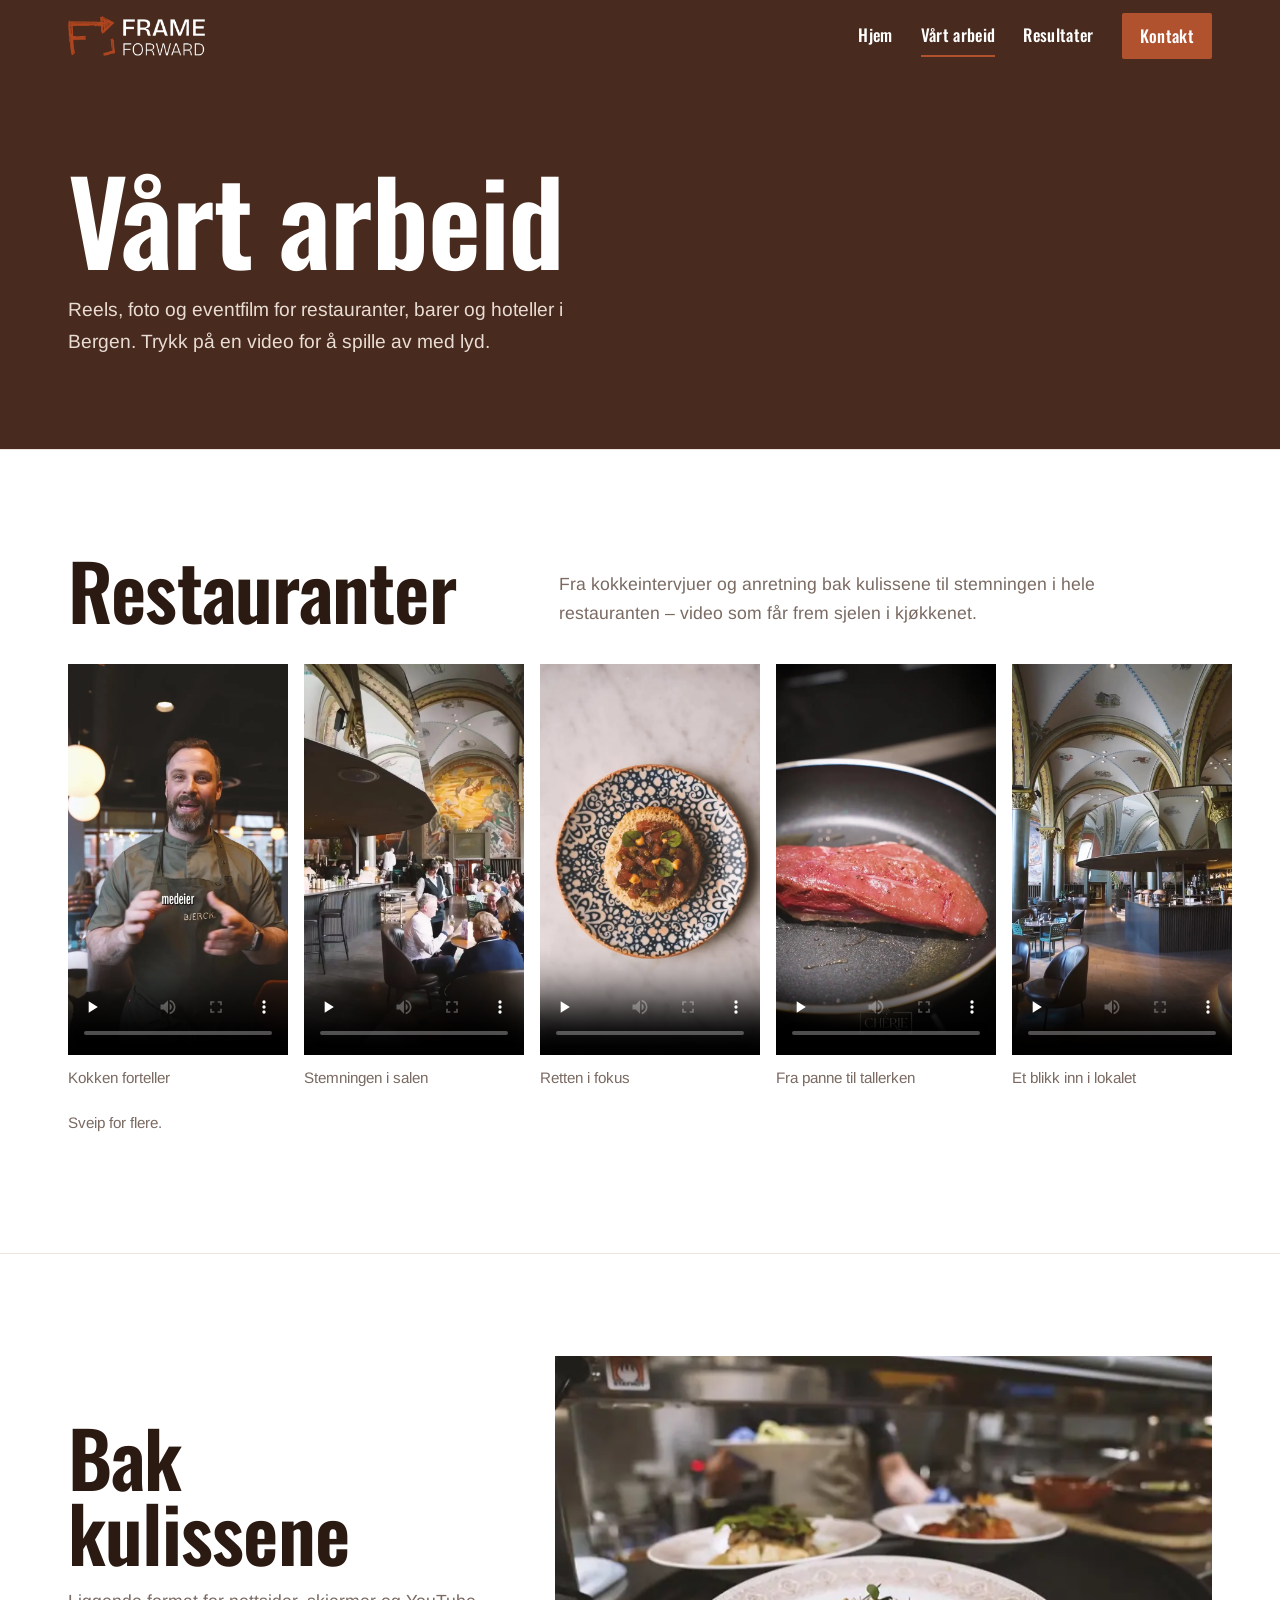
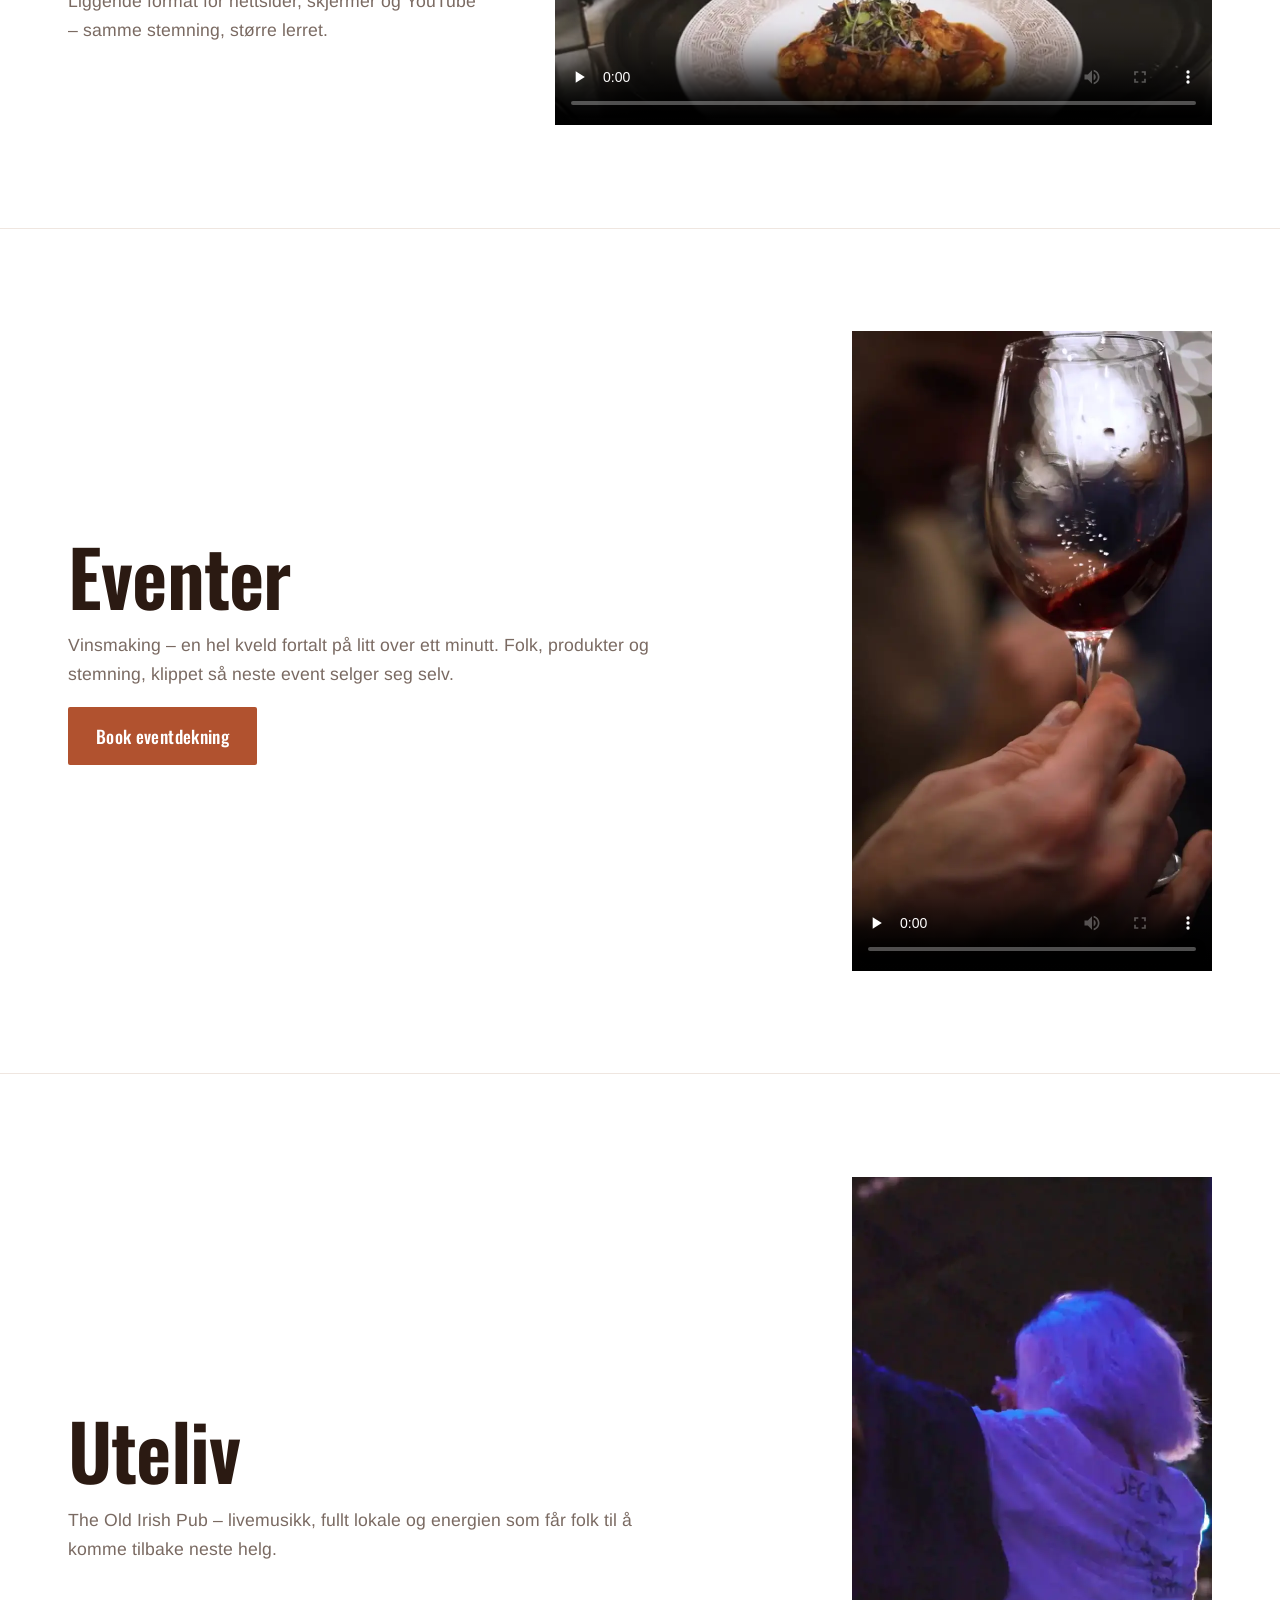
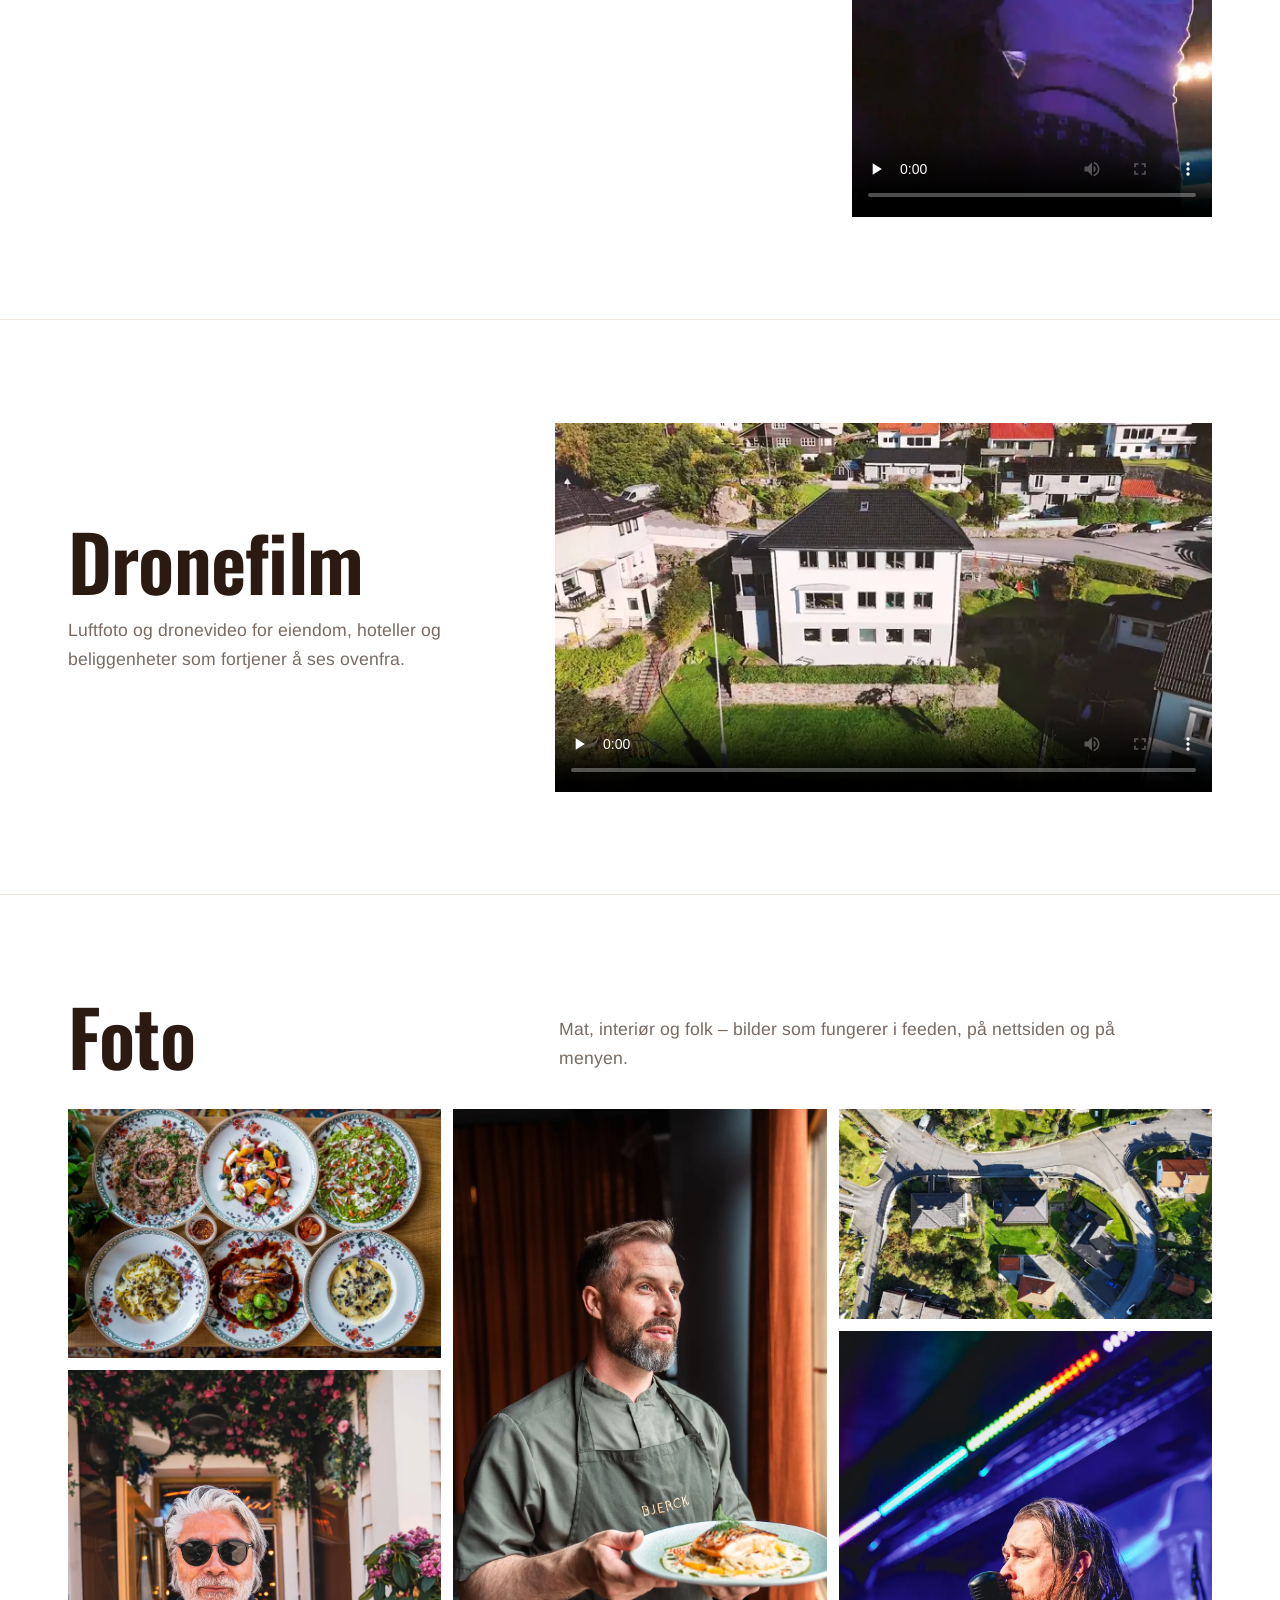
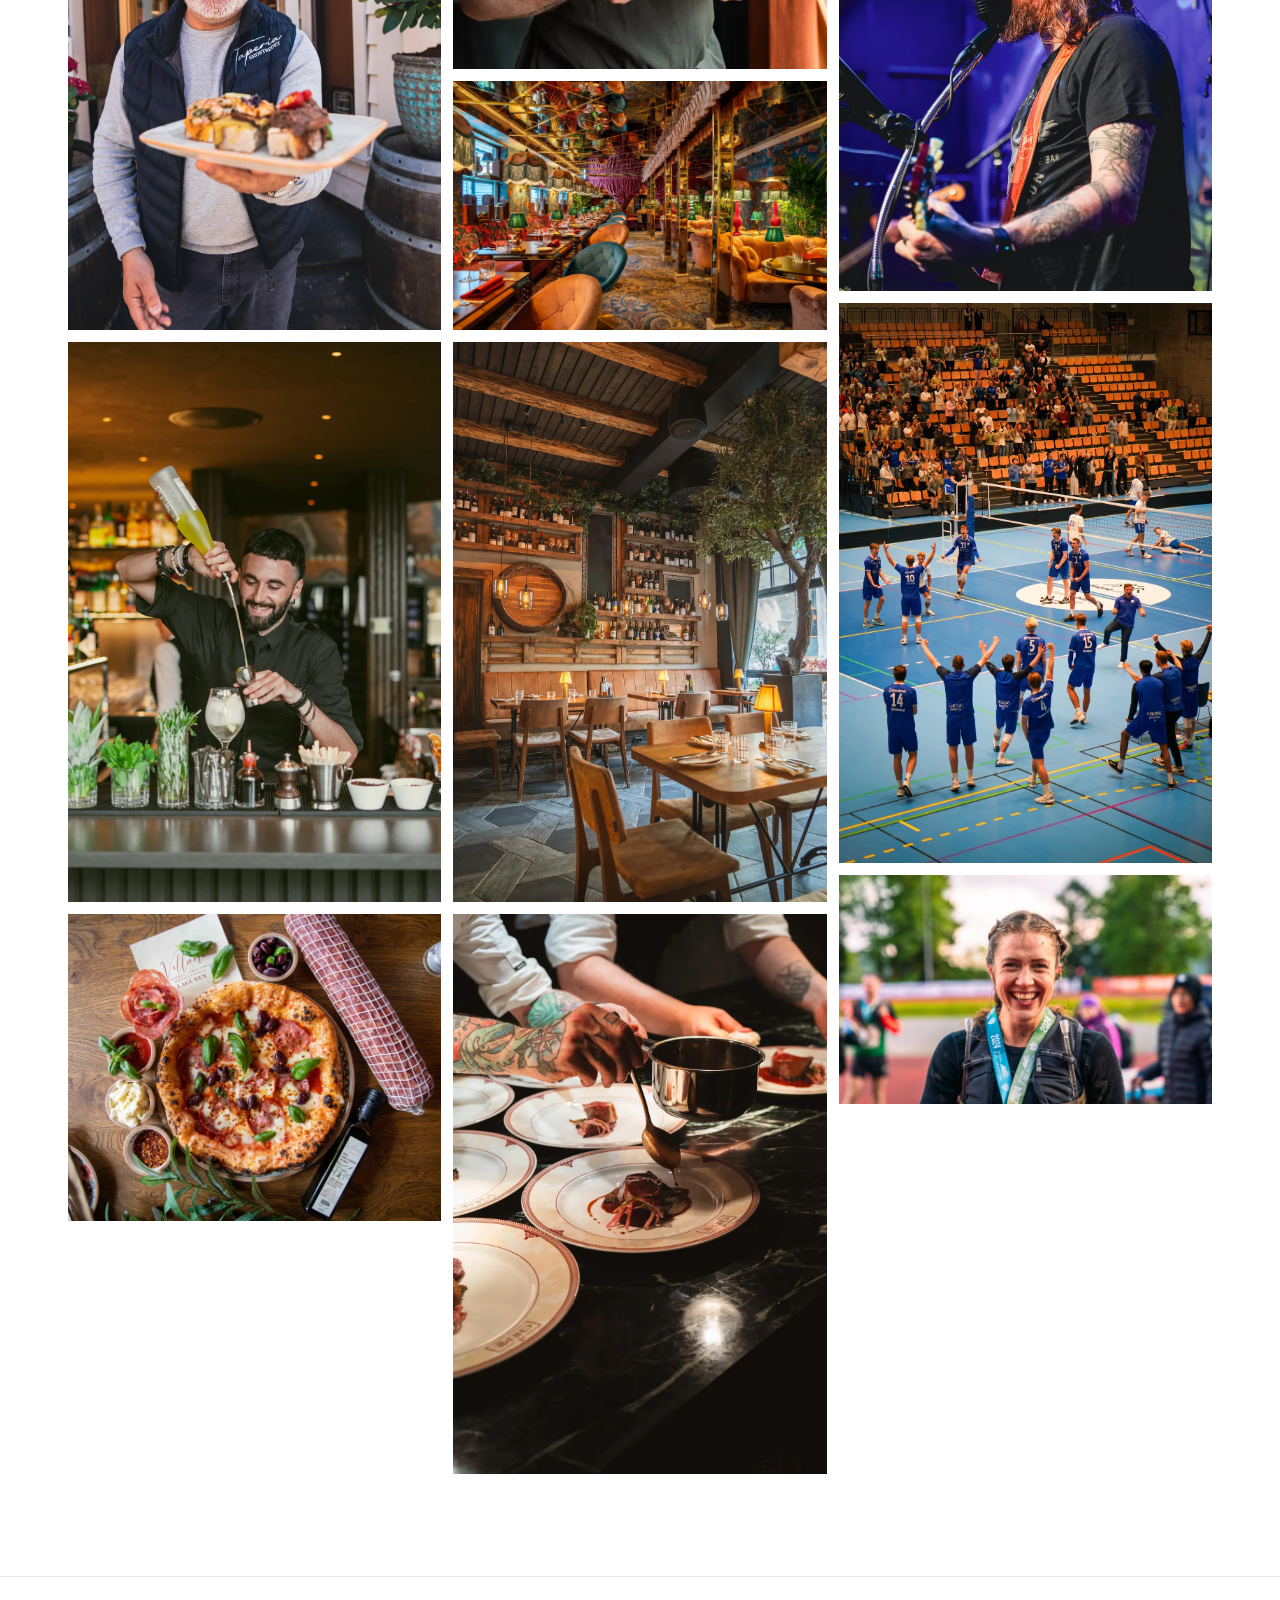
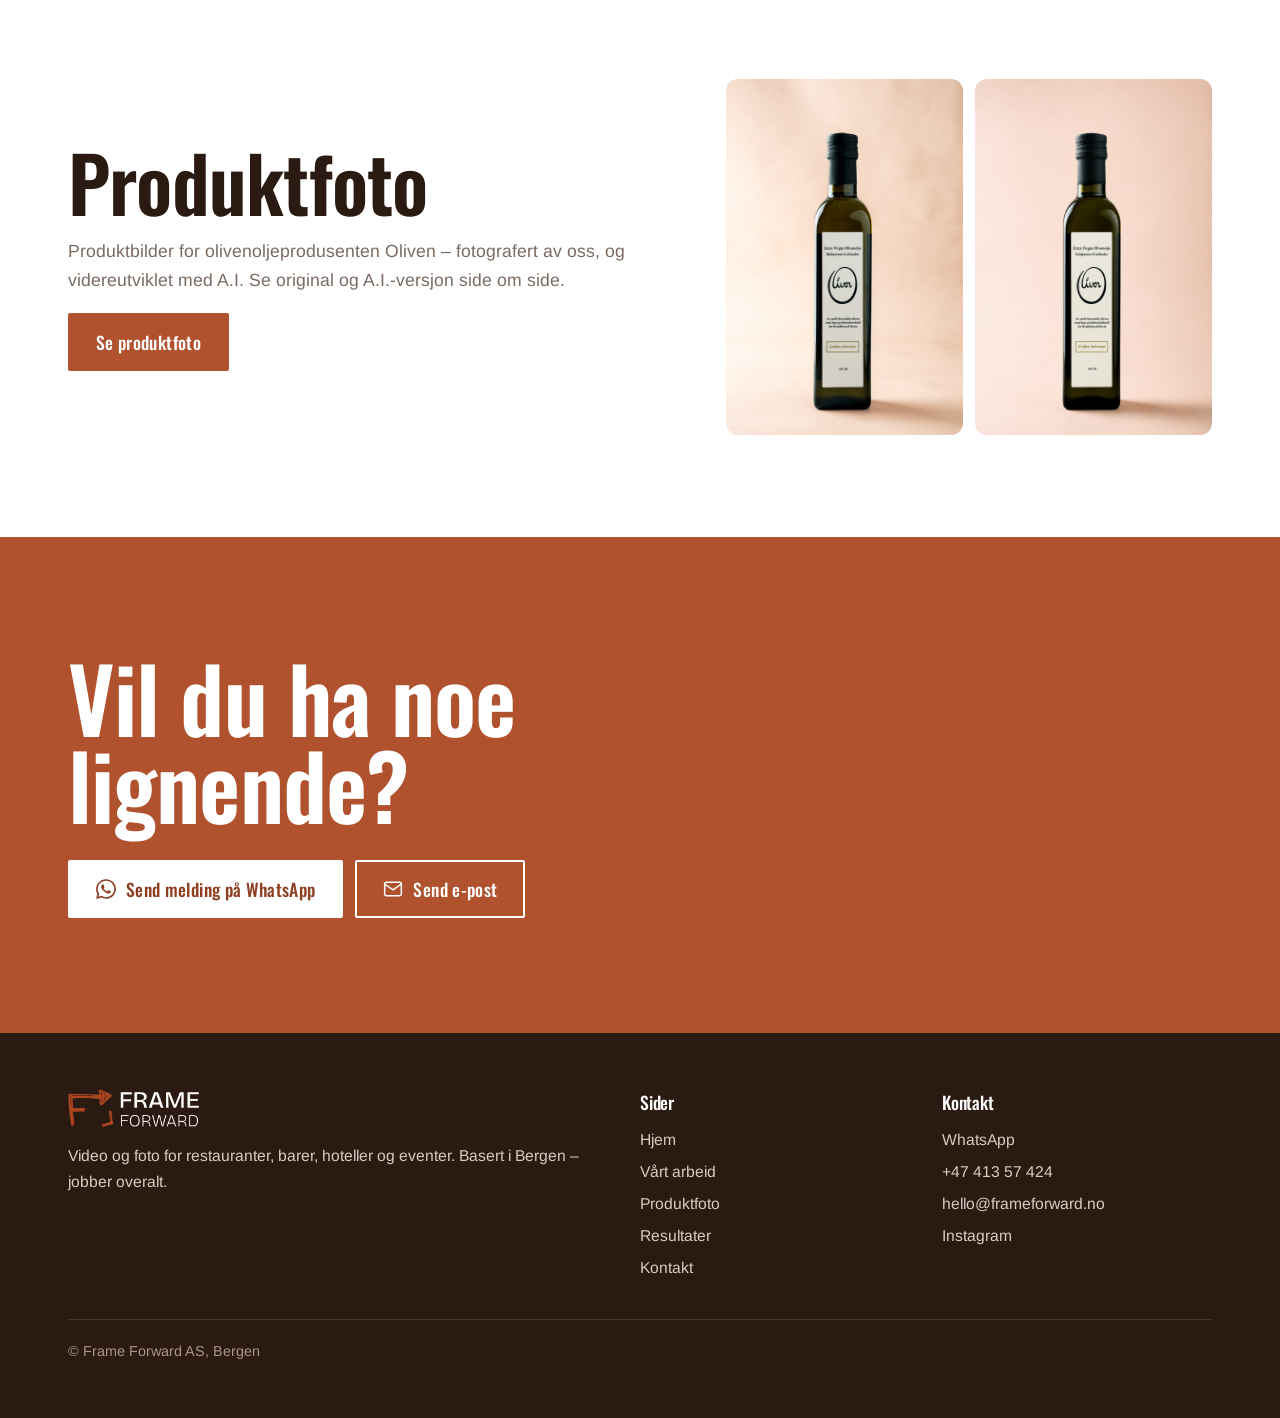
<file: ourwork/index.html>
<!doctype html>
<html lang="no">
<head>
<meta charset="utf-8">
<meta name="viewport" content="width=device-width, initial-scale=1">
<title>Vårt arbeid – restaurantvideo, Reels og foto i Bergen — Frame Forward</title>
<meta name="description" content="Se video, Reels og foto vi har laget for restauranter, barer og eiendom i Bergen – kokkeintervjuer, stemning, uteliv og dronefilm.">
<link rel="canonical" href="https://frameforward.no/ourwork/">
<meta property="og:type" content="website">
<meta property="og:title" content="Vårt arbeid – restaurantvideo, Reels og foto i Bergen — Frame Forward">
<meta property="og:description" content="Se video, Reels og foto vi har laget for restauranter, barer og eiendom i Bergen – kokkeintervjuer, stemning, uteliv og dronefilm.">
<meta property="og:url" content="https://frameforward.no/ourwork/">
<meta property="og:image" content="https://frameforward.no/img/og.jpg">
<meta property="og:locale" content="nb_NO">
<meta name="theme-color" content="#482B1E">
<link rel="icon" type="image/png" href="../img/favicon.png">
<link rel="apple-touch-icon" href="../img/apple-touch-icon.png">
<link rel="preload" href="../fonts/oswald-latin-600-normal.woff2" as="font" type="font/woff2" crossorigin>
<link rel="stylesheet" href="../style.css">
<script type="application/ld+json">{"@context":"https://schema.org","@type":"LocalBusiness","name":"Frame Forward AS","url":"https://frameforward.no/","email":"hello@frameforward.no","telephone":"+4741357424","address":{"@type":"PostalAddress","addressLocality":"Bergen","addressCountry":"NO"},"sameAs":["https://www.instagram.com/frameforward.no/"],"description":"Video, foto og sosiale medier for restauranter, barer, hoteller og eventer i Bergen."}</script>
</head>
<body>
<header class="site-header">
  <div class="wrap">
    <a class="brand" href="../" aria-label="Frame Forward – til forsiden"><img src="../img/logo-light.png" alt="Frame Forward" width="138" height="40"></a>
    <button class="menu-toggle" aria-expanded="false" aria-controls="nav">Meny</button>
    <nav class="nav" id="nav" aria-label="Hovedmeny"><a href="../">Hjem</a><a href="../ourwork/" aria-current="page">Vårt arbeid</a><a href="../proven-impact/">Resultater</a><a class="nav-cta" href="../contact/">Kontakt</a></nav>
  </div>
</header>
<main>

<section class="page-head">
  <div class="wrap">
    <h1>Vårt arbeid</h1>
    <p>Reels, foto og eventfilm for restauranter, barer og hoteller i Bergen. Trykk på en video for å spille av med lyd.</p>
  </div>
</section>

<section class="chapter">
  <div class="wrap">
    <div class="chapter-head">
      <h2>Restauranter</h2>
      <p>Fra kokkeintervjuer og anretning bak kulissene til stemningen i hele restauranten – video som får frem sjelen i kjøkkenet.</p>
    </div>
    <div class="reels"><figure class="reel"><video src="../video/restaurant-2.mp4" poster="../img/poster-restaurant-2.webp" controls preload="none" playsinline aria-label="Kokken forteller"></video><figcaption>Kokken forteller</figcaption></figure><figure class="reel"><video src="../video/restaurant-1.mp4" poster="../img/poster-restaurant-1.webp" controls preload="none" playsinline aria-label="Stemningen i salen"></video><figcaption>Stemningen i salen</figcaption></figure><figure class="reel"><video src="../video/restaurant-4.mp4" poster="../img/poster-restaurant-4.webp" controls preload="none" playsinline aria-label="Retten i fokus"></video><figcaption>Retten i fokus</figcaption></figure><figure class="reel"><video src="../video/restaurant-5.mp4" poster="../img/poster-restaurant-5.webp" controls preload="none" playsinline aria-label="Fra panne til tallerken"></video><figcaption>Fra panne til tallerken</figcaption></figure><figure class="reel"><video src="../video/restaurant-3.mp4" poster="../img/poster-restaurant-3.webp" controls preload="none" playsinline aria-label="Et blikk inn i lokalet"></video><figcaption>Et blikk inn i lokalet</figcaption></figure></div>
    <p class="reels-hint">Sveip for flere.</p>
  </div>
</section>

<section class="chapter">
  <div class="wrap feature wide">
    <div>
      <h2>Bak kulissene</h2>
      <p>Liggende format for nettsider, skjermer og YouTube – samme stemning, større lerret.</p>
    </div>
    <video src="../video/restaurant-6-wide.mp4" poster="../img/poster-restaurant-6-wide.webp" controls preload="none" playsinline aria-label="Kjøkkenet bak kulissene"></video>
  </div>
</section>

<section class="chapter">
  <div class="wrap feature">
    <div>
      <h2>Eventer</h2>
      <p>Vinsmaking – en hel kveld fortalt på litt over ett minutt. Folk, produkter og stemning, klippet så neste event selger seg selv.</p>
      <a class="btn" href="../contact/">Book eventdekning</a>
    </div>
    <video src="../video/eventer-nores.mp4" poster="../img/poster-eventer-nores.webp" controls preload="none" playsinline aria-label="Event-reel fra en vinsmaking"></video>
  </div>
</section>

<section class="chapter">
  <div class="wrap feature">
    <div>
      <h2>Uteliv</h2>
      <p>The Old Irish Pub – livemusikk, fullt lokale og energien som får folk til å komme tilbake neste helg.</p>
    </div>
    <video src="../video/uteliv-old-irish-pub.mp4" poster="../img/poster-uteliv-old-irish-pub.webp" controls preload="none" playsinline aria-label="Vertikal video fra The Old Irish Pub"></video>
  </div>
</section>

<section class="chapter">
  <div class="wrap feature wide">
    <div>
      <h2>Dronefilm</h2>
      <p>Luftfoto og dronevideo for eiendom, hoteller og beliggenheter som fortjener å ses ovenfra.</p>
    </div>
    <video src="../video/dronefilm.mp4" poster="../img/poster-dronefilm.webp" controls preload="none" playsinline aria-label="Dronefilm av et boligområde"></video>
  </div>
</section>

<section class="chapter">
  <div class="wrap">
    <div class="chapter-head">
      <h2>Foto</h2>
      <p>Mat, interiør og folk – bilder som fungerer i feeden, på nettsiden og på menyen.</p>
    </div>
    <div class="photos"><img src="../img/ourwork-dsc06897-hdr-2.webp" alt="Foto av Frame Forward" loading="lazy"><img src="../img/ourwork-dsc07193.webp" alt="Foto av Frame Forward" loading="lazy"><img src="../img/ourwork-dsc06420.webp" alt="Foto av Frame Forward" loading="lazy"><img src="../img/ourwork-dsc4790.webp" alt="Foto av Frame Forward" loading="lazy"><img src="../img/ourwork-dsc06345.webp" alt="Foto av Frame Forward" loading="lazy"><img src="../img/ourwork-dsc00558-hdr.webp" alt="Foto av Frame Forward" loading="lazy"><img src="../img/ourwork-dsc02162-hdr.webp" alt="Foto av Frame Forward" loading="lazy"><img src="../img/ourwork-dsc01307.webp" alt="Foto av Frame Forward" loading="lazy"><img src="../img/ourwork-dji-fly-20240927-103214-0024-1727426403673-photo.webp" alt="Foto av Frame Forward" loading="lazy"><img src="../img/ourwork-dsc00492.webp" alt="Foto av Frame Forward" loading="lazy"><img src="../img/ourwork-dsc00275.webp" alt="Foto av Frame Forward" loading="lazy"><img src="../img/ourwork-dsc07976.webp" alt="Foto av Frame Forward" loading="lazy"></div>
  </div>
</section>

<section class="chapter">
  <div class="wrap feature">
    <div>
      <h2>Produktfoto</h2>
      <p>Produktbilder for olivenoljeprodusenten Oliven – fotografert av oss, og videreutviklet med A.I. Se original og A.I.-versjon side om side.</p>
      <a class="btn" href="../produktfoto/">Se produktfoto</a>
    </div>
    <div class="pair-teaser">
      <img src="../img/oliven/oliven-golden-original.jpg" alt="Oliven Golden Selection – originalfoto" loading="lazy" width="1000" height="1500">
      <img src="../img/oliven/oliven-golden-ai.jpg" alt="Oliven Golden Selection – A.I.-versjon" loading="lazy" width="1000" height="1500">
    </div>
  </div>
</section>

<section class="section rust closing">
  <div class="wrap">
    <h2>Vil du ha noe lignende?</h2>
    <div class="btn-row">
      <a class="btn" href="https://wa.me/4741357424?text=Hei%20Miguel!%20Jeg%20vil%20gjerne%20h%C3%B8re%20mer%20om%20innhold%20for%20bedriften%20min."><svg viewBox="0 0 24 24" aria-hidden="true" fill="currentColor"><path d="M17.5 14.4c-.3-.1-1.7-.8-2-.9-.3-.1-.5-.1-.7.1-.2.3-.8.9-.9 1.1-.2.2-.3.2-.6.1-.3-.1-1.2-.5-2.3-1.4-.9-.8-1.4-1.7-1.6-2-.2-.3 0-.5.1-.6l.4-.5c.1-.2.2-.3.3-.5.1-.2 0-.4 0-.5l-.9-2.2c-.2-.6-.5-.5-.7-.5h-.6c-.2 0-.5.1-.8.4-.3.3-1 1-1 2.4s1 2.8 1.2 3c.1.2 2 3.1 4.9 4.3.7.3 1.2.5 1.6.6.7.2 1.3.2 1.8.1.6-.1 1.7-.7 1.9-1.4.2-.7.2-1.3.2-1.4-.1-.1-.3-.2-.6-.3zM12 21.8c-1.8 0-3.5-.5-5-1.4l-.4-.2-3.7 1 1-3.6-.2-.4C2.6 15.6 2.1 13.8 2.1 12 2.1 6.5 6.5 2.2 12 2.2c2.6 0 5.1 1 7 2.9 1.9 1.9 2.9 4.3 2.9 7 0 5.4-4.4 9.7-9.9 9.7zm8.4-18.1C18.2 1.5 15.2.2 12 .2 5.4.2.1 5.5.1 12c0 2.1.5 4.1 1.6 5.9L0 24l6.3-1.7c1.7.9 3.7 1.4 5.7 1.4 6.6 0 11.9-5.3 11.9-11.8 0-3.2-1.2-6.1-3.5-8.2z"/></svg>Send melding på WhatsApp</a>
      <a class="btn ghost" href="mailto:hello@frameforward.no"><svg viewBox="0 0 24 24" aria-hidden="true" fill="none" stroke="currentColor" stroke-width="1.8" stroke-linecap="round" stroke-linejoin="round"><rect x="2" y="4" width="20" height="16" rx="2"/><path d="m22 6-10 7L2 6"/></svg>Send e-post</a>
    </div>
  </div>
</section>

</main>
<footer class="site-footer">
  <div class="wrap">
    <div>
      <img src="../img/logo-light.png" alt="Frame Forward" width="131" height="38">
      <p>Video og foto for restauranter, barer, hoteller og eventer. Basert i Bergen – jobber overalt.</p>
    </div>
    <div>
      <h3>Sider</h3>
      <ul>
        <li><a href="../">Hjem</a></li>
        <li><a href="../ourwork/">Vårt arbeid</a></li>
        <li><a href="../produktfoto/">Produktfoto</a></li>
        <li><a href="../proven-impact/">Resultater</a></li>
        <li><a href="../contact/">Kontakt</a></li>
      </ul>
    </div>
    <div>
      <h3>Kontakt</h3>
      <ul>
        <li><a href="https://wa.me/4741357424?text=Hei%20Miguel!%20Jeg%20vil%20gjerne%20h%C3%B8re%20mer%20om%20innhold%20for%20bedriften%20min.">WhatsApp</a></li>
        <li><a href="tel:+4741357424">+47 413 57 424</a></li>
        <li><a href="mailto:hello@frameforward.no">hello@frameforward.no</a></li>
        <li><a href="https://www.instagram.com/frameforward.no/">Instagram</a></li>
      </ul>
    </div>
    <p class="legal">© Frame Forward AS, Bergen</p>
  </div>
</footer>
<a class="wa-float" href="https://wa.me/4741357424?text=Hei%20Miguel!%20Jeg%20vil%20gjerne%20h%C3%B8re%20mer%20om%20innhold%20for%20bedriften%20min." aria-label="Send melding på WhatsApp"><svg viewBox="0 0 24 24" aria-hidden="true" fill="currentColor"><path d="M17.5 14.4c-.3-.1-1.7-.8-2-.9-.3-.1-.5-.1-.7.1-.2.3-.8.9-.9 1.1-.2.2-.3.2-.6.1-.3-.1-1.2-.5-2.3-1.4-.9-.8-1.4-1.7-1.6-2-.2-.3 0-.5.1-.6l.4-.5c.1-.2.2-.3.3-.5.1-.2 0-.4 0-.5l-.9-2.2c-.2-.6-.5-.5-.7-.5h-.6c-.2 0-.5.1-.8.4-.3.3-1 1-1 2.4s1 2.8 1.2 3c.1.2 2 3.1 4.9 4.3.7.3 1.2.5 1.6.6.7.2 1.3.2 1.8.1.6-.1 1.7-.7 1.9-1.4.2-.7.2-1.3.2-1.4-.1-.1-.3-.2-.6-.3zM12 21.8c-1.8 0-3.5-.5-5-1.4l-.4-.2-3.7 1 1-3.6-.2-.4C2.6 15.6 2.1 13.8 2.1 12 2.1 6.5 6.5 2.2 12 2.2c2.6 0 5.1 1 7 2.9 1.9 1.9 2.9 4.3 2.9 7 0 5.4-4.4 9.7-9.9 9.7zm8.4-18.1C18.2 1.5 15.2.2 12 .2 5.4.2.1 5.5.1 12c0 2.1.5 4.1 1.6 5.9L0 24l6.3-1.7c1.7.9 3.7 1.4 5.7 1.4 6.6 0 11.9-5.3 11.9-11.8 0-3.2-1.2-6.1-3.5-8.2z"/></svg></a>
<script>
  var t=document.querySelector('.menu-toggle'),n=document.getElementById('nav');
  t.addEventListener('click',function(){var o=n.classList.toggle('open');t.setAttribute('aria-expanded',o);t.textContent=o?'Lukk':'Meny';});
  // Only one video with sound at a time
  document.addEventListener('play',function(e){document.querySelectorAll('video[controls]').forEach(function(v){if(v!==e.target)v.pause();});},true);
</script>
</body>
</html>
</file>
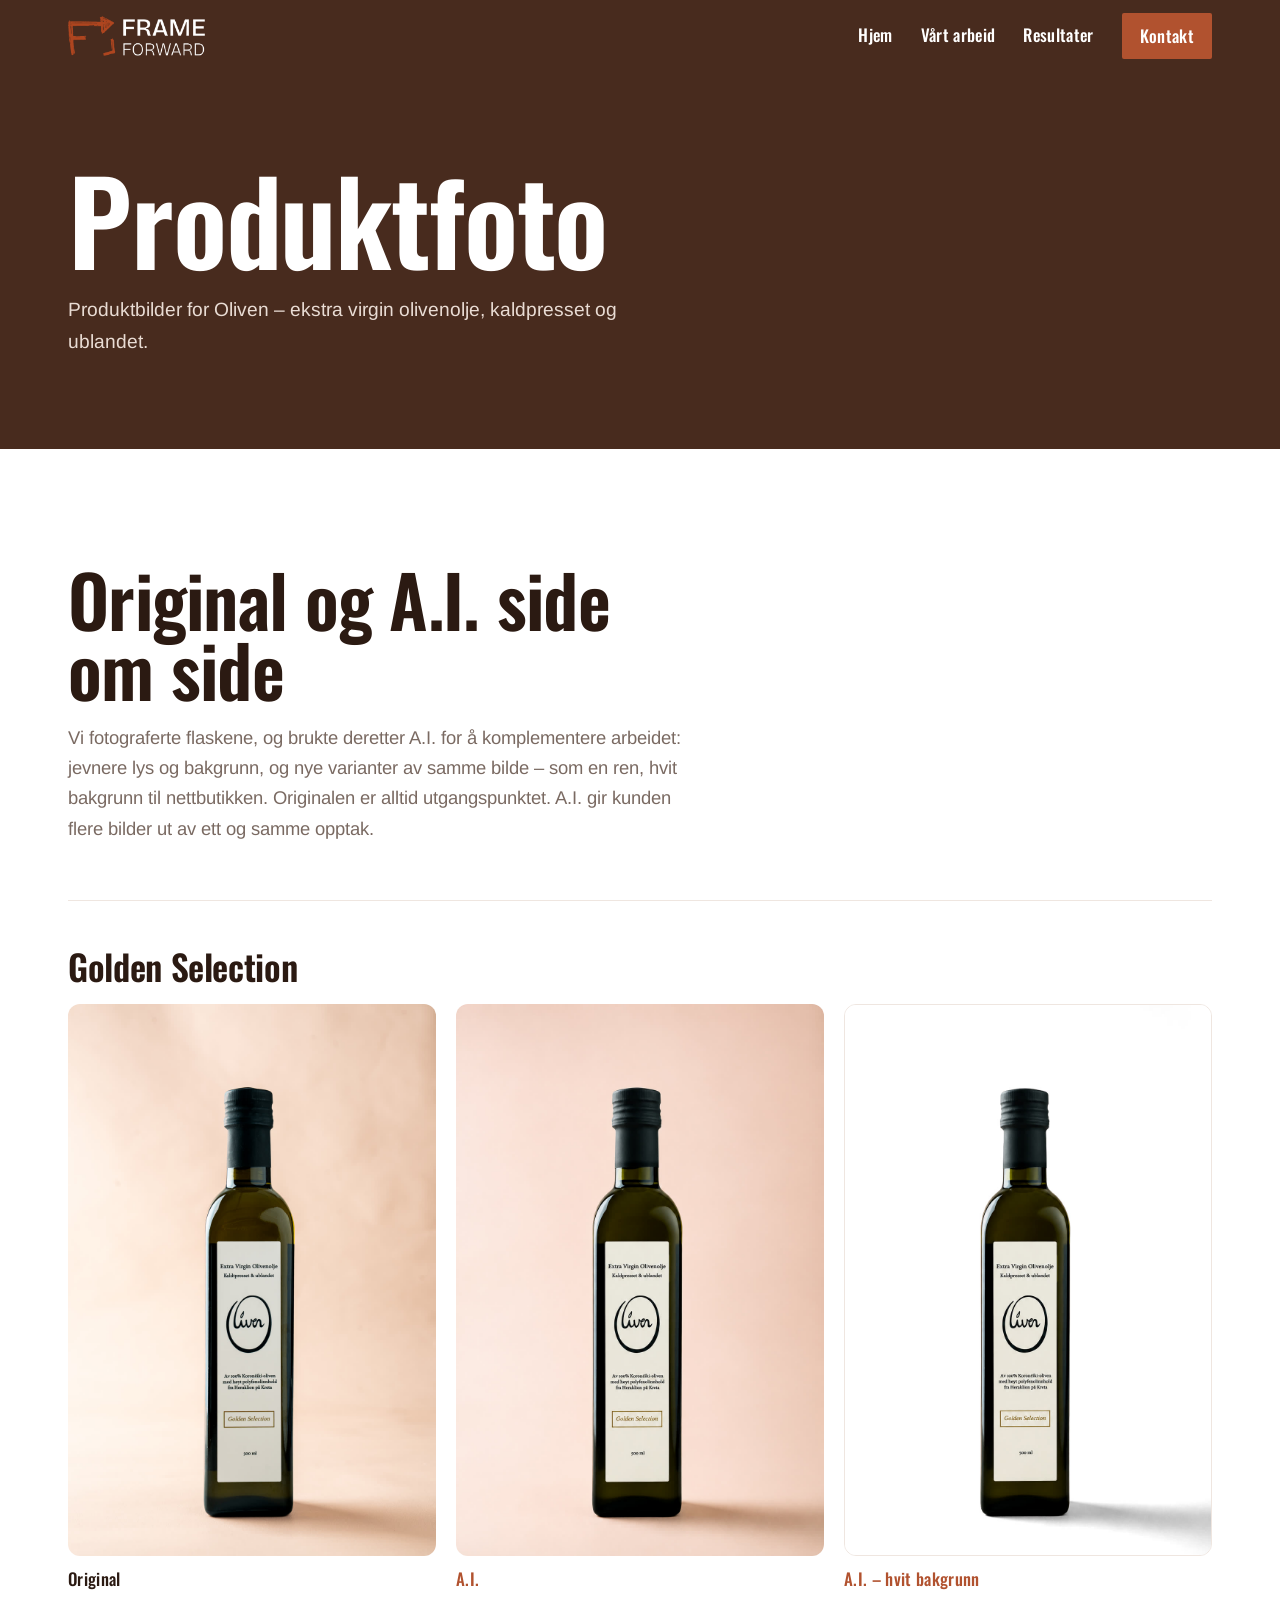
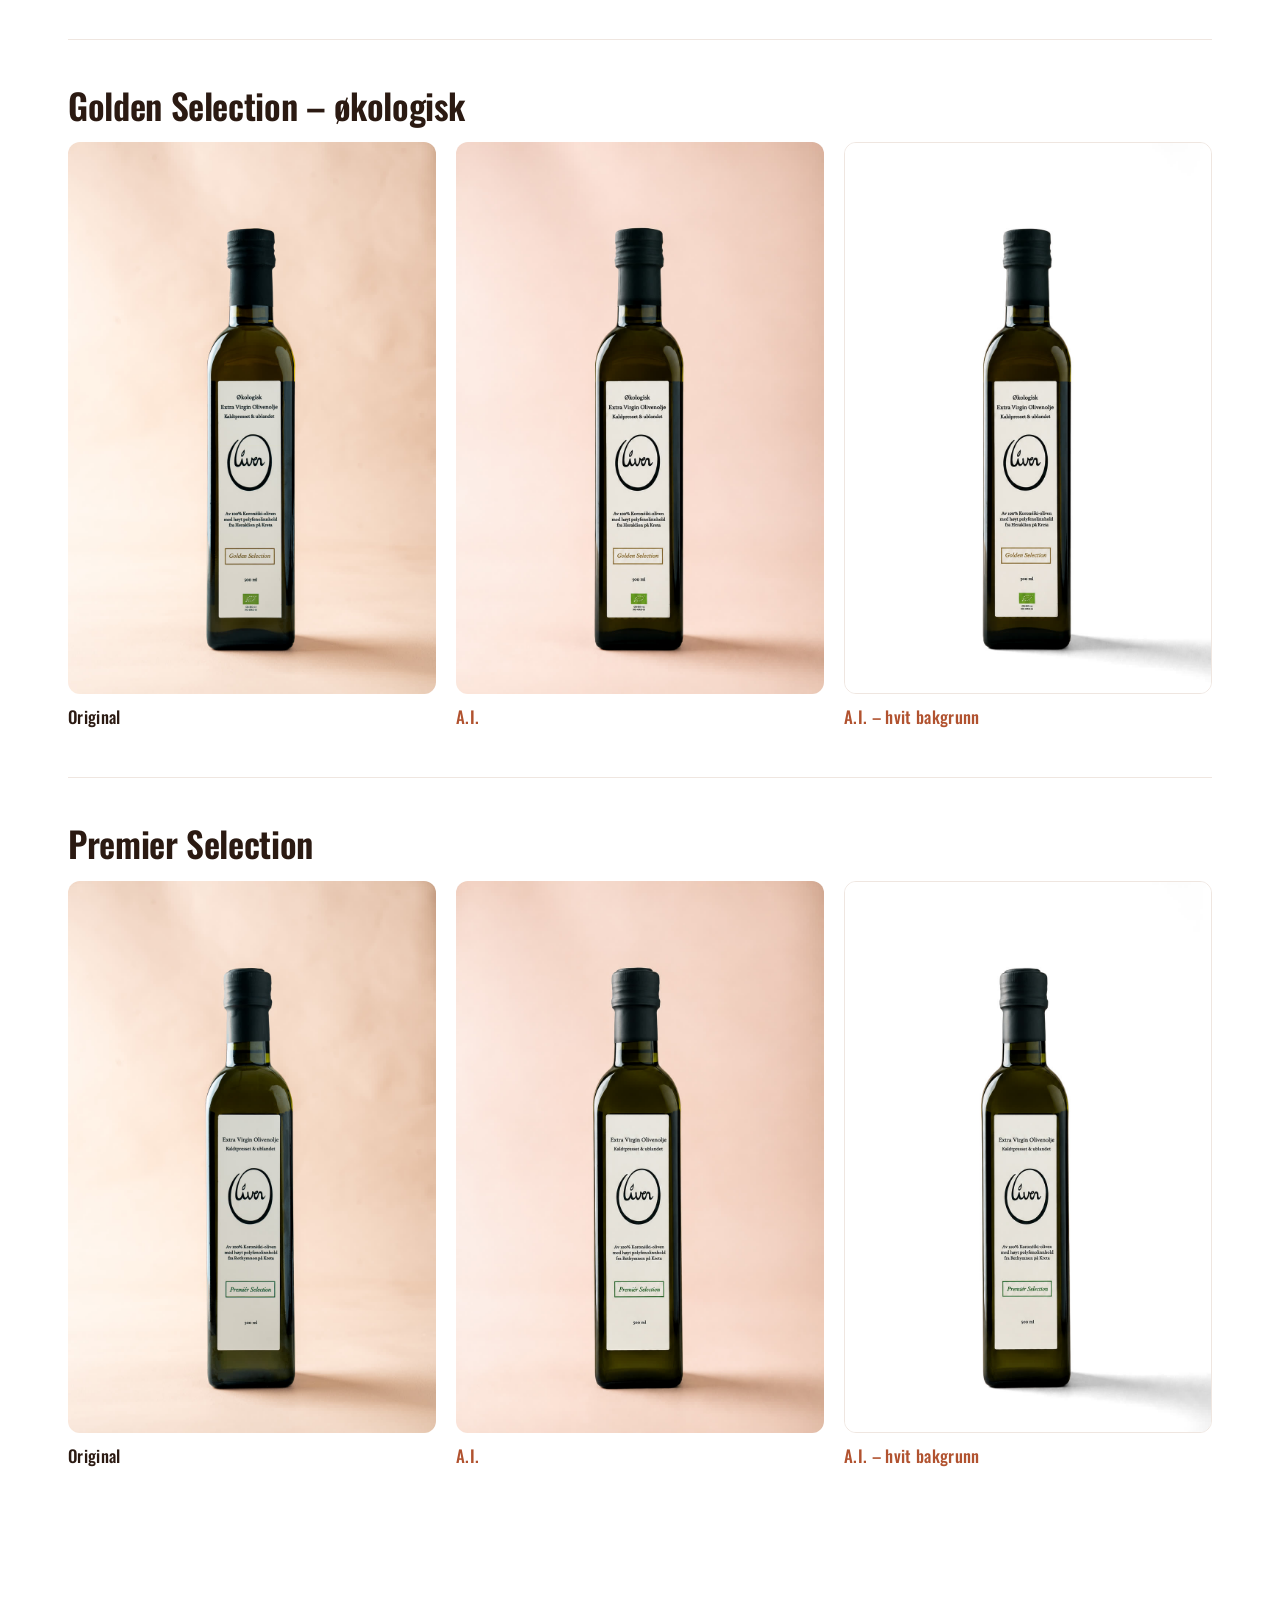
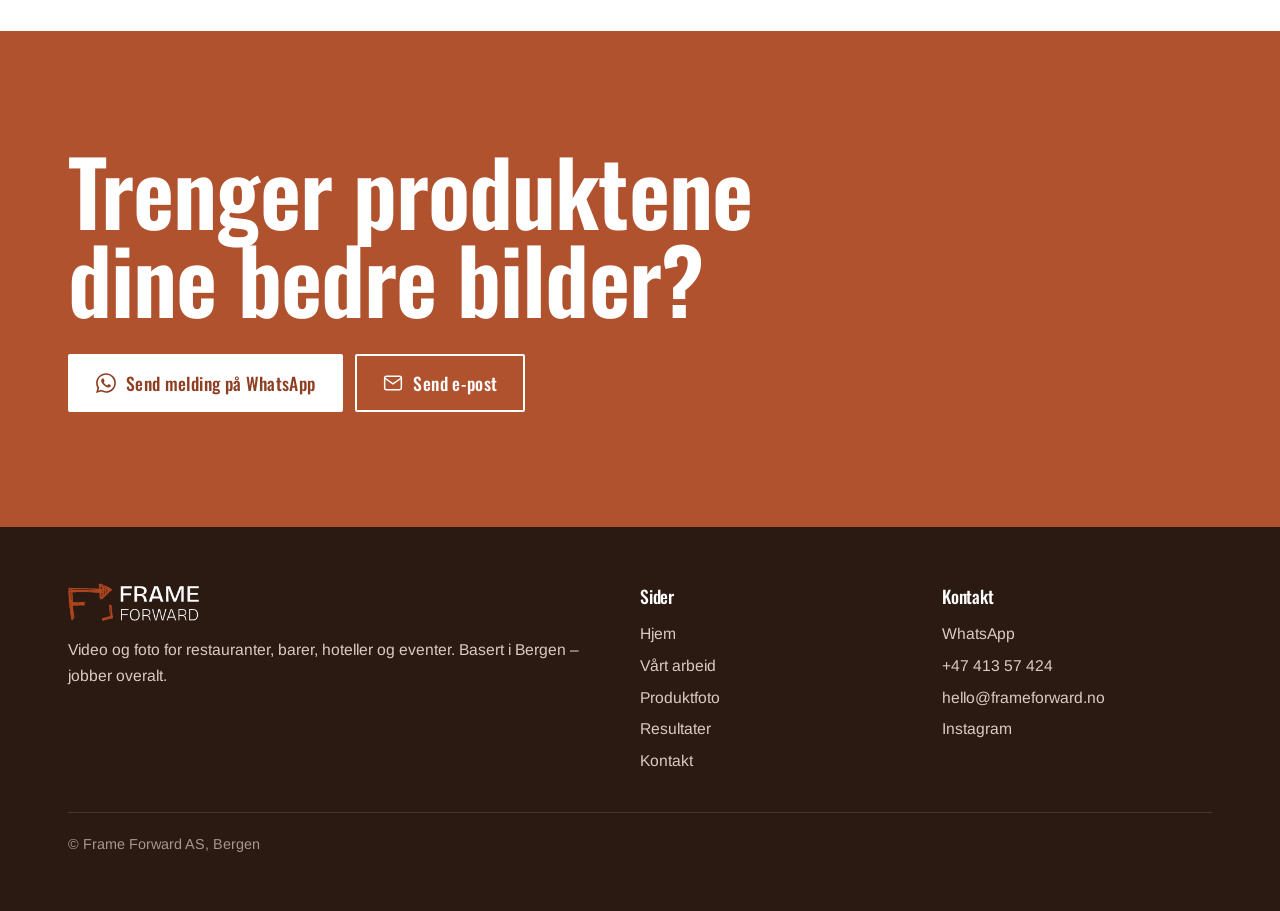
<file: produktfoto/index.html>
<!doctype html>
<html lang="no">
<head>
<meta charset="utf-8">
<meta name="viewport" content="width=device-width, initial-scale=1">
<title>Produktfoto for Oliven – original og A.I. side om side — Frame Forward</title>
<meta name="description" content="Produktfoto av olivenolje for Oliven. Se originalbildene og A.I.-versjonene side om side – slik bruker Frame Forward A.I. til å komplementere arbeidet.">
<link rel="canonical" href="https://frameforward.no/produktfoto/">
<meta property="og:type" content="website">
<meta property="og:title" content="Produktfoto for Oliven – original og A.I. side om side — Frame Forward">
<meta property="og:description" content="Produktfoto av olivenolje for Oliven. Se originalbildene og A.I.-versjonene side om side – slik bruker Frame Forward A.I. til å komplementere arbeidet.">
<meta property="og:url" content="https://frameforward.no/produktfoto/">
<meta property="og:image" content="https://frameforward.no/img/og.jpg">
<meta property="og:locale" content="nb_NO">
<meta name="theme-color" content="#482B1E">
<link rel="icon" type="image/png" href="../img/favicon.png">
<link rel="apple-touch-icon" href="../img/apple-touch-icon.png">
<link rel="preload" href="../fonts/oswald-latin-600-normal.woff2" as="font" type="font/woff2" crossorigin>
<link rel="stylesheet" href="../style.css">
<script type="application/ld+json">{"@context":"https://schema.org","@type":"LocalBusiness","name":"Frame Forward AS","url":"https://frameforward.no/","email":"hello@frameforward.no","telephone":"+4741357424","address":{"@type":"PostalAddress","addressLocality":"Bergen","addressCountry":"NO"},"sameAs":["https://www.instagram.com/frameforward.no/"],"description":"Video, foto og sosiale medier for restauranter, barer, hoteller og eventer i Bergen."}</script>
</head>
<body>
<header class="site-header">
  <div class="wrap">
    <a class="brand" href="../" aria-label="Frame Forward – til forsiden"><img src="../img/logo-light.png" alt="Frame Forward" width="138" height="40"></a>
    <button class="menu-toggle" aria-expanded="false" aria-controls="nav">Meny</button>
    <nav class="nav" id="nav" aria-label="Hovedmeny"><a href="../">Hjem</a><a href="../ourwork/">Vårt arbeid</a><a href="../proven-impact/">Resultater</a><a class="nav-cta" href="../contact/">Kontakt</a></nav>
  </div>
</header>
<main>

<section class="page-head">
  <div class="wrap">
    <h1>Produktfoto</h1>
    <p>Produktbilder for Oliven – ekstra virgin olivenolje, kaldpresset og ublandet.</p>
  </div>
</section>

<section class="section">
  <div class="wrap">
    <div class="section-head">
      <h2>Original og A.I. side om side</h2>
      <p>Vi fotograferte flaskene, og brukte deretter A.I. for å komplementere arbeidet: jevnere lys og bakgrunn, og nye varianter av samme bilde – som en ren, hvit bakgrunn til nettbutikken. Originalen er alltid utgangspunktet. A.I. gir kunden flere bilder ut av ett og samme opptak.</p>
    </div>
    <div class="compare"><h3>Golden Selection</h3><div class="compare-row"><figure><img src="../img/oliven/oliven-golden-original.jpg" alt="Oliven Golden Selection – Original" loading="lazy" width="1000" height="1500"><figcaption>Original</figcaption></figure><figure><img src="../img/oliven/oliven-golden-ai.jpg" alt="Oliven Golden Selection – A.I." loading="lazy" width="1000" height="1500"><figcaption>A.I.</figcaption></figure><figure><img src="../img/oliven/oliven-golden-ai-hvit.jpg" alt="Oliven Golden Selection – A.I. – hvit bakgrunn" loading="lazy" width="1000" height="1500"><figcaption>A.I. – hvit bakgrunn</figcaption></figure></div></div><div class="compare"><h3>Golden Selection – økologisk</h3><div class="compare-row"><figure><img src="../img/oliven/oliven-golden-ok-original.jpg" alt="Oliven Golden Selection – økologisk – Original" loading="lazy" width="1000" height="1500"><figcaption>Original</figcaption></figure><figure><img src="../img/oliven/oliven-golden-ok-ai.jpg" alt="Oliven Golden Selection – økologisk – A.I." loading="lazy" width="1000" height="1500"><figcaption>A.I.</figcaption></figure><figure><img src="../img/oliven/oliven-golden-ok-ai-hvit.jpg" alt="Oliven Golden Selection – økologisk – A.I. – hvit bakgrunn" loading="lazy" width="1000" height="1500"><figcaption>A.I. – hvit bakgrunn</figcaption></figure></div></div><div class="compare"><h3>Premier Selection</h3><div class="compare-row"><figure><img src="../img/oliven/oliven-premier-original.jpg" alt="Oliven Premier Selection – Original" loading="lazy" width="1000" height="1500"><figcaption>Original</figcaption></figure><figure><img src="../img/oliven/oliven-premier-ai.jpg" alt="Oliven Premier Selection – A.I." loading="lazy" width="1000" height="1500"><figcaption>A.I.</figcaption></figure><figure><img src="../img/oliven/oliven-premier-ai-hvit.jpg" alt="Oliven Premier Selection – A.I. – hvit bakgrunn" loading="lazy" width="1000" height="1500"><figcaption>A.I. – hvit bakgrunn</figcaption></figure></div></div>
  </div>
</section>

<section class="section rust closing">
  <div class="wrap">
    <h2>Trenger produktene dine bedre bilder?</h2>
    <div class="btn-row">
      <a class="btn" href="https://wa.me/4741357424?text=Hei%20Miguel!%20Jeg%20vil%20gjerne%20h%C3%B8re%20mer%20om%20innhold%20for%20bedriften%20min."><svg viewBox="0 0 24 24" aria-hidden="true" fill="currentColor"><path d="M17.5 14.4c-.3-.1-1.7-.8-2-.9-.3-.1-.5-.1-.7.1-.2.3-.8.9-.9 1.1-.2.2-.3.2-.6.1-.3-.1-1.2-.5-2.3-1.4-.9-.8-1.4-1.7-1.6-2-.2-.3 0-.5.1-.6l.4-.5c.1-.2.2-.3.3-.5.1-.2 0-.4 0-.5l-.9-2.2c-.2-.6-.5-.5-.7-.5h-.6c-.2 0-.5.1-.8.4-.3.3-1 1-1 2.4s1 2.8 1.2 3c.1.2 2 3.1 4.9 4.3.7.3 1.2.5 1.6.6.7.2 1.3.2 1.8.1.6-.1 1.7-.7 1.9-1.4.2-.7.2-1.3.2-1.4-.1-.1-.3-.2-.6-.3zM12 21.8c-1.8 0-3.5-.5-5-1.4l-.4-.2-3.7 1 1-3.6-.2-.4C2.6 15.6 2.1 13.8 2.1 12 2.1 6.5 6.5 2.2 12 2.2c2.6 0 5.1 1 7 2.9 1.9 1.9 2.9 4.3 2.9 7 0 5.4-4.4 9.7-9.9 9.7zm8.4-18.1C18.2 1.5 15.2.2 12 .2 5.4.2.1 5.5.1 12c0 2.1.5 4.1 1.6 5.9L0 24l6.3-1.7c1.7.9 3.7 1.4 5.7 1.4 6.6 0 11.9-5.3 11.9-11.8 0-3.2-1.2-6.1-3.5-8.2z"/></svg>Send melding på WhatsApp</a>
      <a class="btn ghost" href="mailto:hello@frameforward.no"><svg viewBox="0 0 24 24" aria-hidden="true" fill="none" stroke="currentColor" stroke-width="1.8" stroke-linecap="round" stroke-linejoin="round"><rect x="2" y="4" width="20" height="16" rx="2"/><path d="m22 6-10 7L2 6"/></svg>Send e-post</a>
    </div>
  </div>
</section>

</main>
<footer class="site-footer">
  <div class="wrap">
    <div>
      <img src="../img/logo-light.png" alt="Frame Forward" width="131" height="38">
      <p>Video og foto for restauranter, barer, hoteller og eventer. Basert i Bergen – jobber overalt.</p>
    </div>
    <div>
      <h3>Sider</h3>
      <ul>
        <li><a href="../">Hjem</a></li>
        <li><a href="../ourwork/">Vårt arbeid</a></li>
        <li><a href="../produktfoto/">Produktfoto</a></li>
        <li><a href="../proven-impact/">Resultater</a></li>
        <li><a href="../contact/">Kontakt</a></li>
      </ul>
    </div>
    <div>
      <h3>Kontakt</h3>
      <ul>
        <li><a href="https://wa.me/4741357424?text=Hei%20Miguel!%20Jeg%20vil%20gjerne%20h%C3%B8re%20mer%20om%20innhold%20for%20bedriften%20min.">WhatsApp</a></li>
        <li><a href="tel:+4741357424">+47 413 57 424</a></li>
        <li><a href="mailto:hello@frameforward.no">hello@frameforward.no</a></li>
        <li><a href="https://www.instagram.com/frameforward.no/">Instagram</a></li>
      </ul>
    </div>
    <p class="legal">© Frame Forward AS, Bergen</p>
  </div>
</footer>
<a class="wa-float" href="https://wa.me/4741357424?text=Hei%20Miguel!%20Jeg%20vil%20gjerne%20h%C3%B8re%20mer%20om%20innhold%20for%20bedriften%20min." aria-label="Send melding på WhatsApp"><svg viewBox="0 0 24 24" aria-hidden="true" fill="currentColor"><path d="M17.5 14.4c-.3-.1-1.7-.8-2-.9-.3-.1-.5-.1-.7.1-.2.3-.8.9-.9 1.1-.2.2-.3.2-.6.1-.3-.1-1.2-.5-2.3-1.4-.9-.8-1.4-1.7-1.6-2-.2-.3 0-.5.1-.6l.4-.5c.1-.2.2-.3.3-.5.1-.2 0-.4 0-.5l-.9-2.2c-.2-.6-.5-.5-.7-.5h-.6c-.2 0-.5.1-.8.4-.3.3-1 1-1 2.4s1 2.8 1.2 3c.1.2 2 3.1 4.9 4.3.7.3 1.2.5 1.6.6.7.2 1.3.2 1.8.1.6-.1 1.7-.7 1.9-1.4.2-.7.2-1.3.2-1.4-.1-.1-.3-.2-.6-.3zM12 21.8c-1.8 0-3.5-.5-5-1.4l-.4-.2-3.7 1 1-3.6-.2-.4C2.6 15.6 2.1 13.8 2.1 12 2.1 6.5 6.5 2.2 12 2.2c2.6 0 5.1 1 7 2.9 1.9 1.9 2.9 4.3 2.9 7 0 5.4-4.4 9.7-9.9 9.7zm8.4-18.1C18.2 1.5 15.2.2 12 .2 5.4.2.1 5.5.1 12c0 2.1.5 4.1 1.6 5.9L0 24l6.3-1.7c1.7.9 3.7 1.4 5.7 1.4 6.6 0 11.9-5.3 11.9-11.8 0-3.2-1.2-6.1-3.5-8.2z"/></svg></a>
<script>
  var t=document.querySelector('.menu-toggle'),n=document.getElementById('nav');
  t.addEventListener('click',function(){var o=n.classList.toggle('open');t.setAttribute('aria-expanded',o);t.textContent=o?'Lukk':'Meny';});
  // Only one video with sound at a time
  document.addEventListener('play',function(e){document.querySelectorAll('video[controls]').forEach(function(v){if(v!==e.target)v.pause();});},true);
</script>
</body>
</html>
</file>
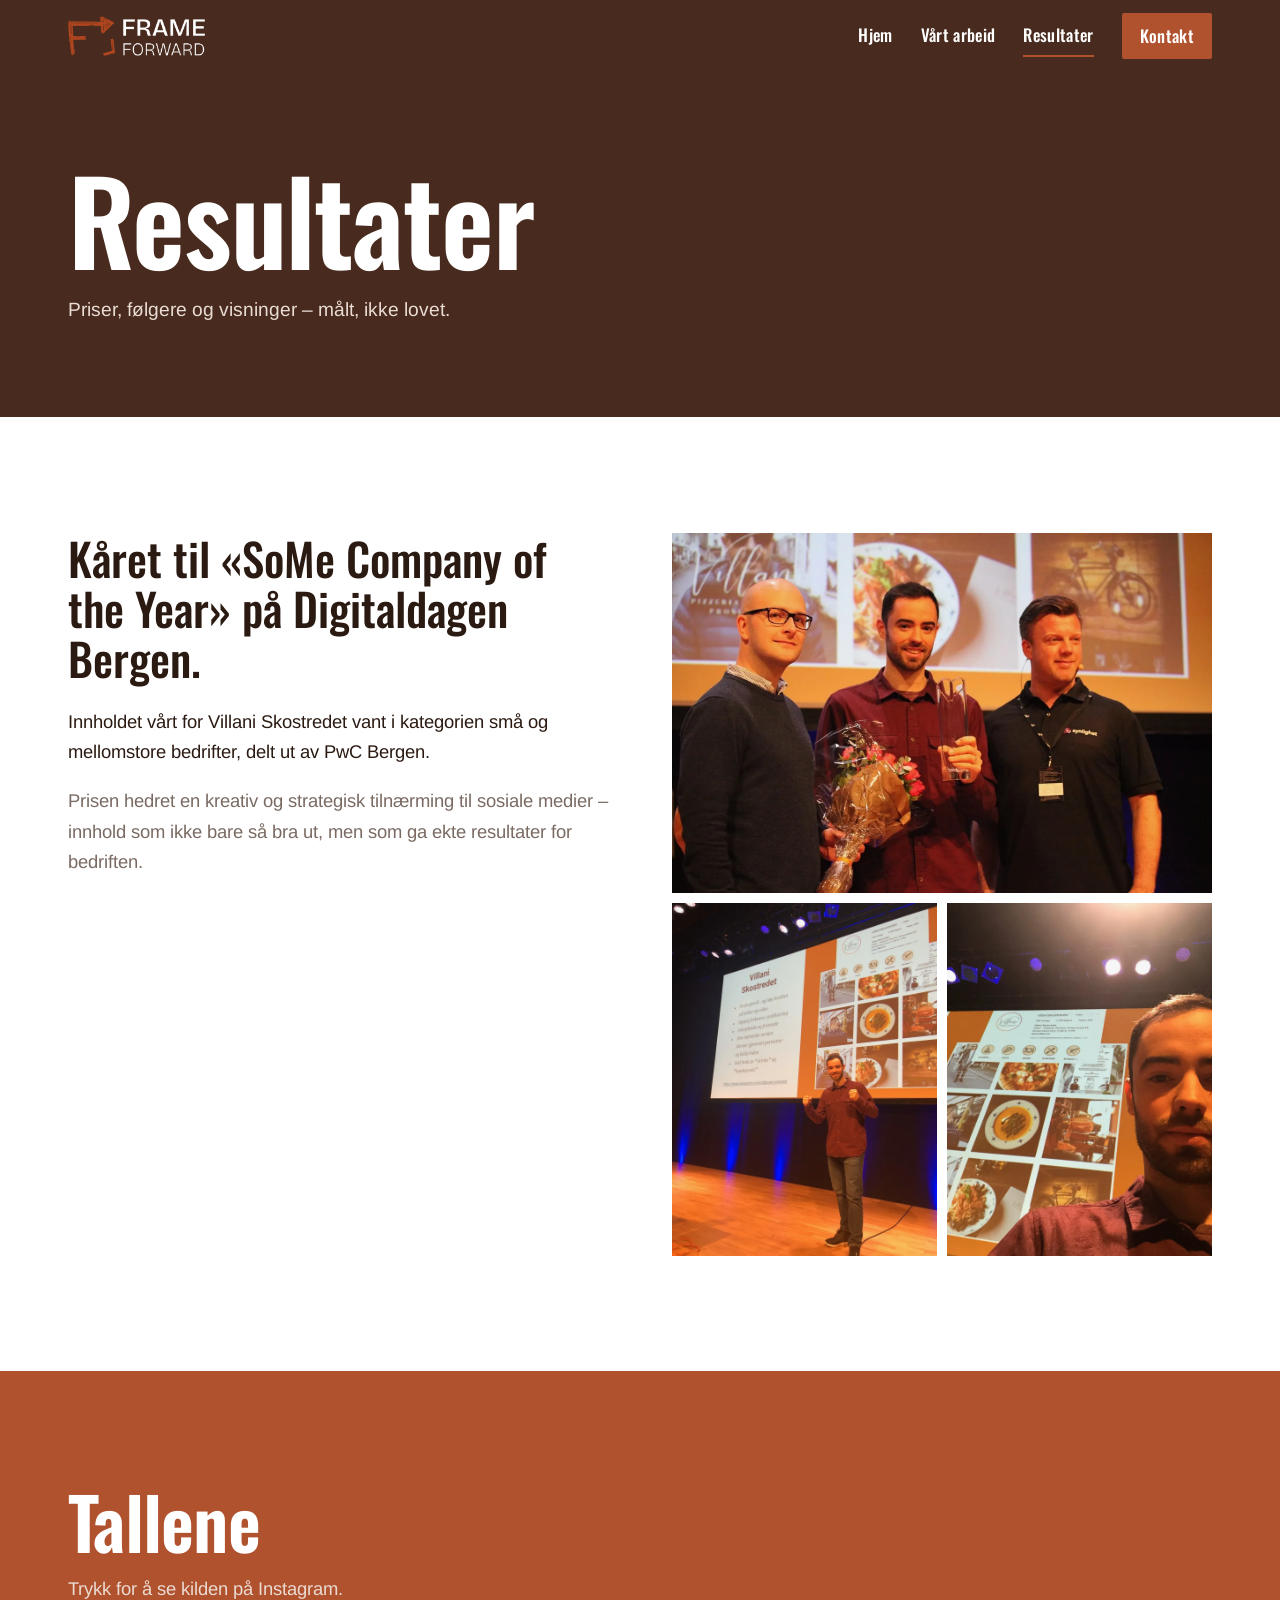
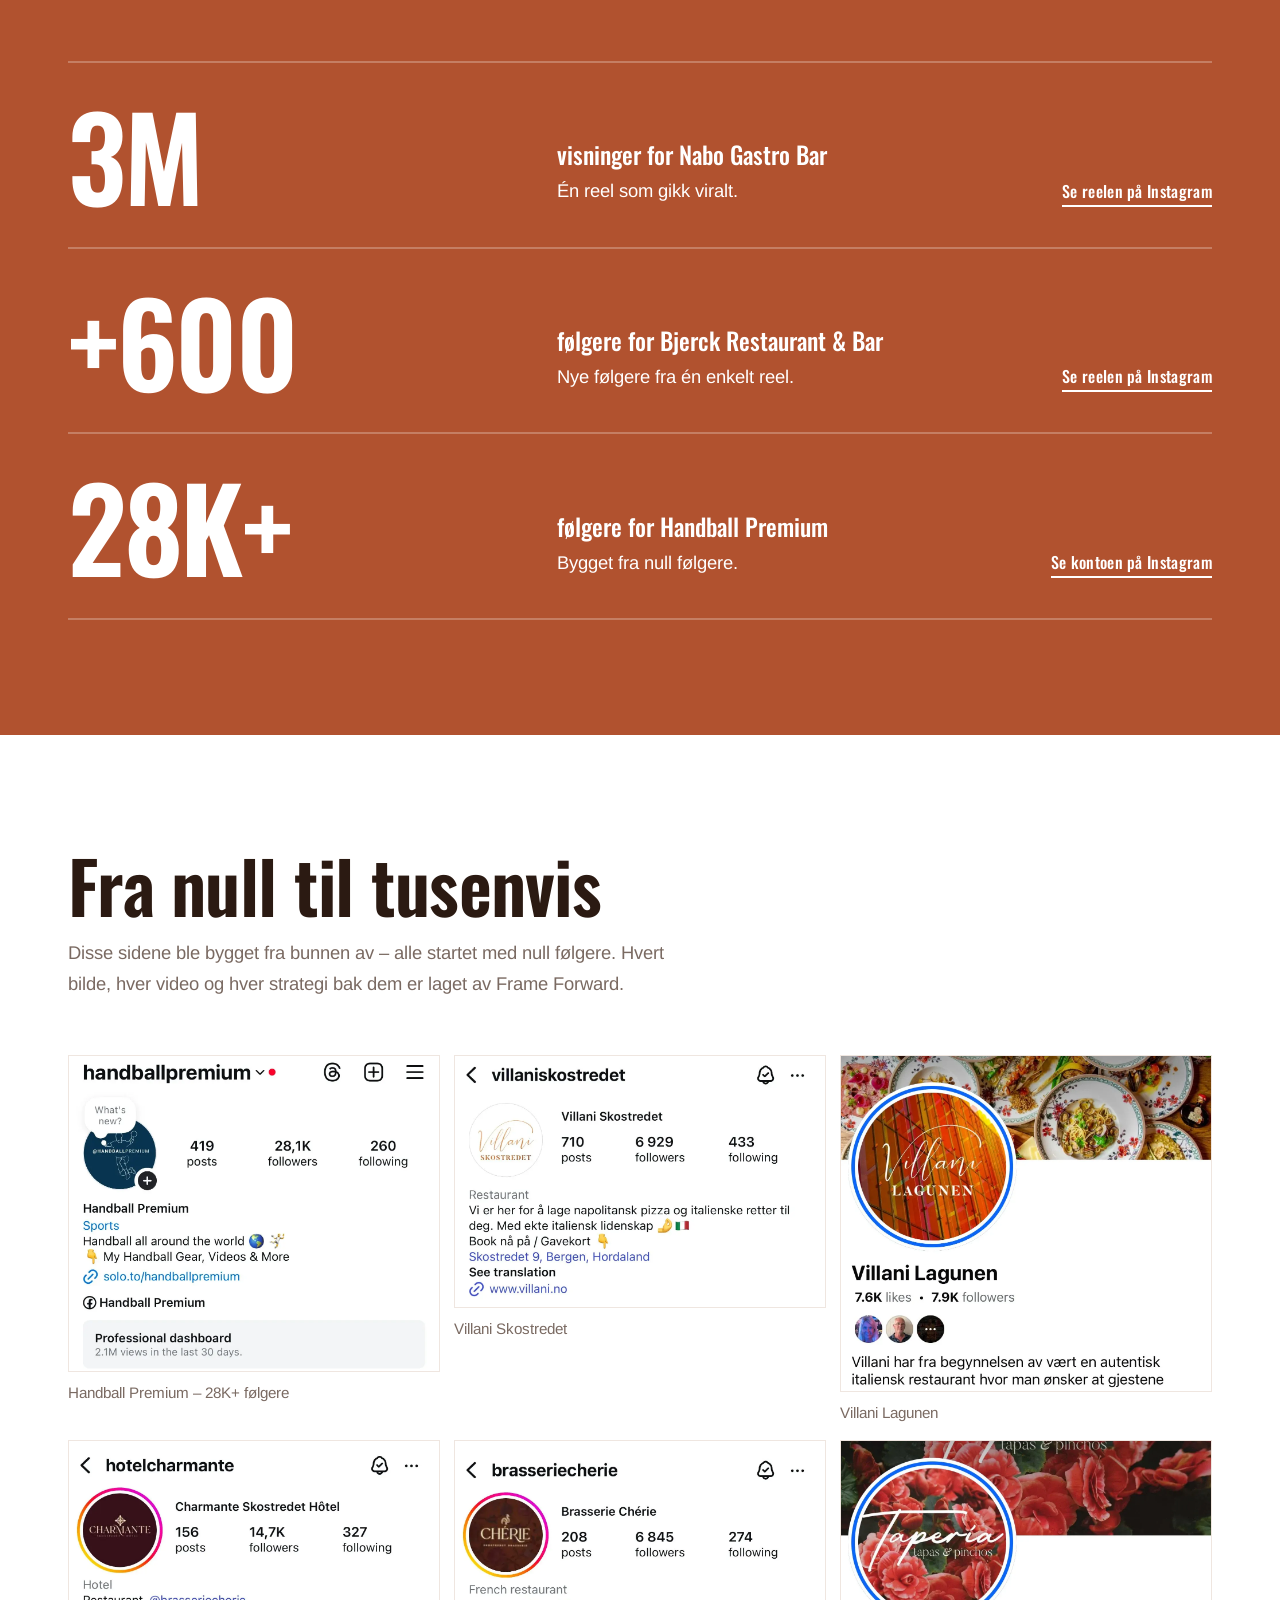
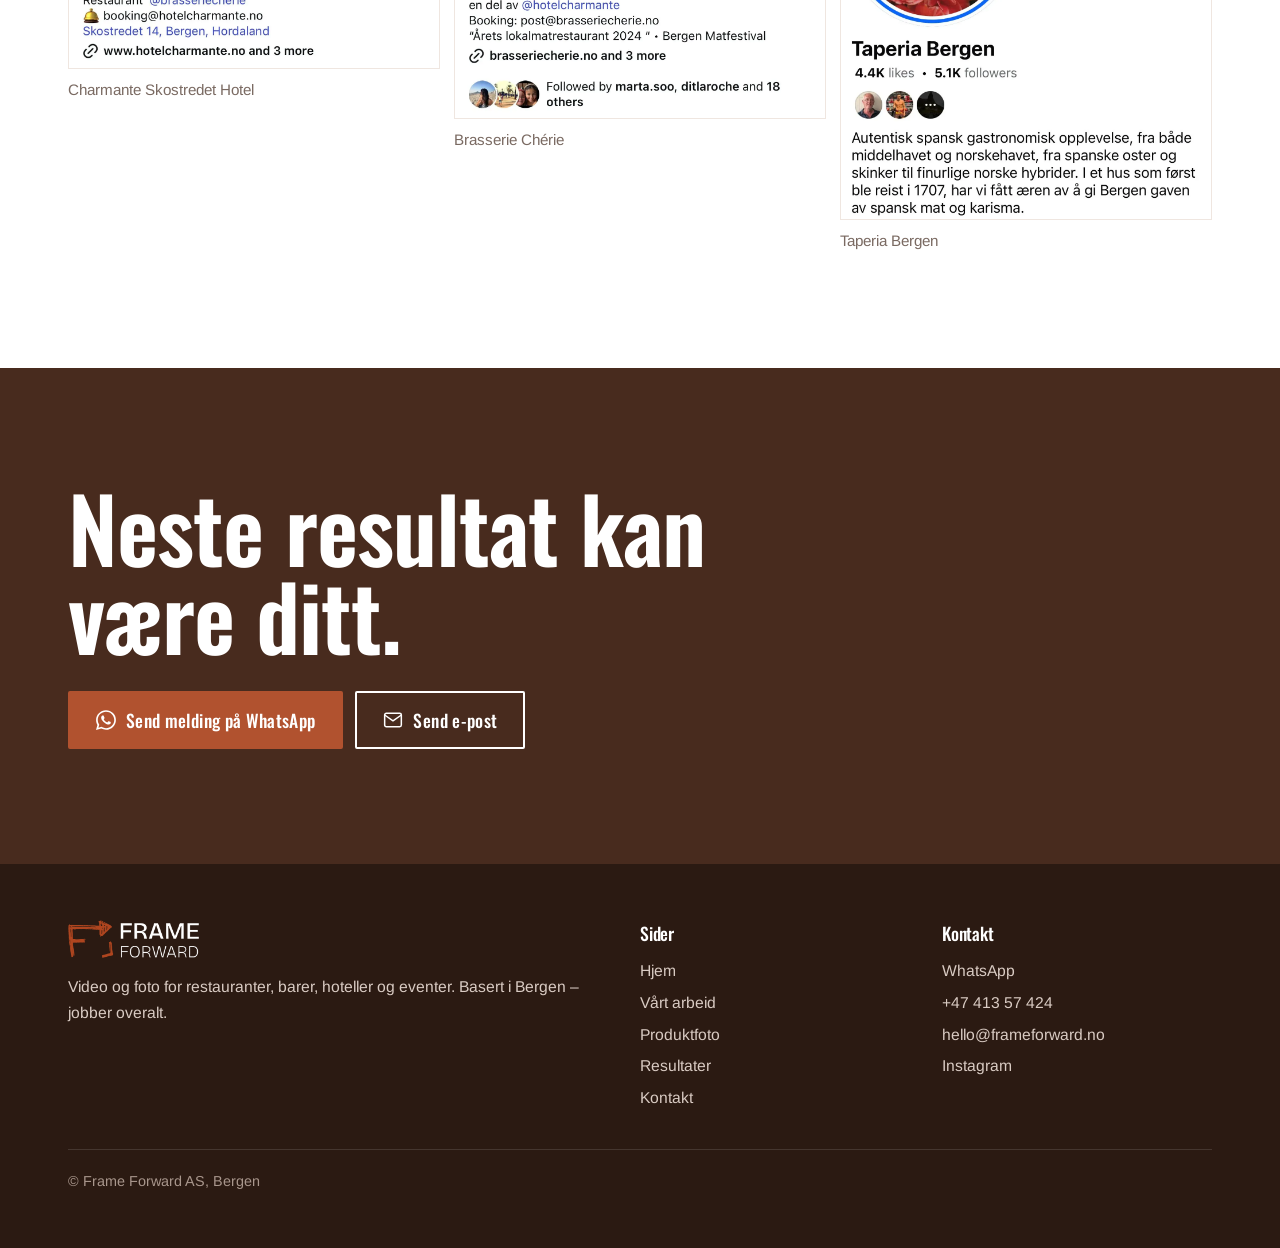
<file: proven-impact/index.html>
<!doctype html>
<html lang="no">
<head>
<meta charset="utf-8">
<meta name="viewport" content="width=device-width, initial-scale=1">
<title>Resultater – prisvinnende sosiale medier i Bergen — Frame Forward</title>
<meta name="description" content="Vinner av «SoMe Company of the Year» på Digitaldagen Bergen (PwC) for Villani Skostredet. Sider bygget fra null til tusenvis av følgere – og en reel med over 3 millioner visninger.">
<link rel="canonical" href="https://frameforward.no/proven-impact/">
<meta property="og:type" content="website">
<meta property="og:title" content="Resultater – prisvinnende sosiale medier i Bergen — Frame Forward">
<meta property="og:description" content="Vinner av «SoMe Company of the Year» på Digitaldagen Bergen (PwC) for Villani Skostredet. Sider bygget fra null til tusenvis av følgere – og en reel med over 3 millioner visninger.">
<meta property="og:url" content="https://frameforward.no/proven-impact/">
<meta property="og:image" content="https://frameforward.no/img/og.jpg">
<meta property="og:locale" content="nb_NO">
<meta name="theme-color" content="#482B1E">
<link rel="icon" type="image/png" href="../img/favicon.png">
<link rel="apple-touch-icon" href="../img/apple-touch-icon.png">
<link rel="preload" href="../fonts/oswald-latin-600-normal.woff2" as="font" type="font/woff2" crossorigin>
<link rel="stylesheet" href="../style.css">
<script type="application/ld+json">{"@context":"https://schema.org","@type":"LocalBusiness","name":"Frame Forward AS","url":"https://frameforward.no/","email":"hello@frameforward.no","telephone":"+4741357424","address":{"@type":"PostalAddress","addressLocality":"Bergen","addressCountry":"NO"},"sameAs":["https://www.instagram.com/frameforward.no/"],"description":"Video, foto og sosiale medier for restauranter, barer, hoteller og eventer i Bergen."}</script>
</head>
<body>
<header class="site-header">
  <div class="wrap">
    <a class="brand" href="../" aria-label="Frame Forward – til forsiden"><img src="../img/logo-light.png" alt="Frame Forward" width="138" height="40"></a>
    <button class="menu-toggle" aria-expanded="false" aria-controls="nav">Meny</button>
    <nav class="nav" id="nav" aria-label="Hovedmeny"><a href="../">Hjem</a><a href="../ourwork/">Vårt arbeid</a><a href="../proven-impact/" aria-current="page">Resultater</a><a class="nav-cta" href="../contact/">Kontakt</a></nav>
  </div>
</header>
<main>

<section class="page-head">
  <div class="wrap">
    <h1>Resultater</h1>
    <p>Priser, følgere og visninger – målt, ikke lovet.</p>
  </div>
</section>

<section class="section">
  <div class="wrap award">
    <div>
      <blockquote>Kåret til «SoMe Company of the Year» på Digitaldagen Bergen.</blockquote>
      <p style="margin-top:24px;font-size:1.15rem">Innholdet vårt for Villani Skostredet vant i kategorien små og mellomstore bedrifter, delt ut av PwC Bergen.</p>
      <p style="font-size:1.15rem;color:var(--muted)">Prisen hedret en kreativ og strategisk tilnærming til sosiale medier – innhold som ikke bare så bra ut, men som ga ekte resultater for bedriften.</p>
    </div>
    <div class="award-photos">
      <img src="../img/proven-impact-img-9913.webp" alt="Prisutdeling på Digitaldagen Bergen" loading="lazy">
      <img src="../img/proven-impact-img-9911.webp" alt="Miguel på scenen med presentasjon om Villani Skostredet" loading="lazy">
      <img src="../img/proven-impact-img-9906.webp" alt="Fra Digitaldagen Bergen" loading="lazy">
    </div>
  </div>
</section>

<section class="section rust">
  <div class="wrap">
    <div class="section-head"><h2>Tallene</h2><p>Trykk for å se kilden på Instagram.</p></div>
    <div class="results"><a class="result" href="https://www.instagram.com/p/DeZ7gc3M0_P/" target="_blank" rel="noopener">
        <span class="num">3M</span>
        <span class="what"><strong>visninger for Nabo Gastro Bar</strong>Én reel som gikk viralt.</span>
        <span class="go">Se reelen på Instagram</span>
      </a><a class="result" href="https://www.instagram.com/p/DdYhu_Zuh5x/" target="_blank" rel="noopener">
        <span class="num">+600</span>
        <span class="what"><strong>følgere for Bjerck Restaurant & Bar</strong>Nye følgere fra én enkelt reel.</span>
        <span class="go">Se reelen på Instagram</span>
      </a><a class="result" href="https://www.instagram.com/handballpremium/" target="_blank" rel="noopener">
        <span class="num">28K+</span>
        <span class="what"><strong>følgere for Handball Premium</strong>Bygget fra null følgere.</span>
        <span class="go">Se kontoen på Instagram</span>
      </a></div>
  </div>
</section>

<section class="section">
  <div class="wrap">
    <div class="section-head">
      <h2>Fra null til tusenvis</h2>
      <p>Disse sidene ble bygget fra bunnen av – alle startet med null følgere. Hvert bilde, hver video og hver strategi bak dem er laget av Frame Forward.</p>
    </div>
    <div class="proofs"><figure><img src="../img/proven-impact-handball-premium.webp" alt="Instagram-profil: Handball Premium – 28K+ følgere" loading="lazy"><figcaption>Handball Premium – 28K+ følgere</figcaption></figure><figure><img src="../img/proven-impact-villani.webp" alt="Instagram-profil: Villani Skostredet" loading="lazy"><figcaption>Villani Skostredet</figcaption></figure><figure><img src="../img/proven-impact-img-4243.webp" alt="Instagram-profil: Villani Lagunen" loading="lazy"><figcaption>Villani Lagunen</figcaption></figure><figure><img src="../img/proven-impact-img-4240.webp" alt="Instagram-profil: Charmante Skostredet Hotel" loading="lazy"><figcaption>Charmante Skostredet Hotel</figcaption></figure><figure><img src="../img/proven-impact-img-4246.webp" alt="Instagram-profil: Brasserie Chérie" loading="lazy"><figcaption>Brasserie Chérie</figcaption></figure><figure><img src="../img/proven-impact-img-4244.webp" alt="Instagram-profil: Taperia Bergen" loading="lazy"><figcaption>Taperia Bergen</figcaption></figure></div>
  </div>
</section>

<section class="section dark closing">
  <div class="wrap">
    <h2>Neste resultat kan være ditt.</h2>
    <div class="btn-row">
      <a class="btn" href="https://wa.me/4741357424?text=Hei%20Miguel!%20Jeg%20vil%20gjerne%20h%C3%B8re%20mer%20om%20innhold%20for%20bedriften%20min."><svg viewBox="0 0 24 24" aria-hidden="true" fill="currentColor"><path d="M17.5 14.4c-.3-.1-1.7-.8-2-.9-.3-.1-.5-.1-.7.1-.2.3-.8.9-.9 1.1-.2.2-.3.2-.6.1-.3-.1-1.2-.5-2.3-1.4-.9-.8-1.4-1.7-1.6-2-.2-.3 0-.5.1-.6l.4-.5c.1-.2.2-.3.3-.5.1-.2 0-.4 0-.5l-.9-2.2c-.2-.6-.5-.5-.7-.5h-.6c-.2 0-.5.1-.8.4-.3.3-1 1-1 2.4s1 2.8 1.2 3c.1.2 2 3.1 4.9 4.3.7.3 1.2.5 1.6.6.7.2 1.3.2 1.8.1.6-.1 1.7-.7 1.9-1.4.2-.7.2-1.3.2-1.4-.1-.1-.3-.2-.6-.3zM12 21.8c-1.8 0-3.5-.5-5-1.4l-.4-.2-3.7 1 1-3.6-.2-.4C2.6 15.6 2.1 13.8 2.1 12 2.1 6.5 6.5 2.2 12 2.2c2.6 0 5.1 1 7 2.9 1.9 1.9 2.9 4.3 2.9 7 0 5.4-4.4 9.7-9.9 9.7zm8.4-18.1C18.2 1.5 15.2.2 12 .2 5.4.2.1 5.5.1 12c0 2.1.5 4.1 1.6 5.9L0 24l6.3-1.7c1.7.9 3.7 1.4 5.7 1.4 6.6 0 11.9-5.3 11.9-11.8 0-3.2-1.2-6.1-3.5-8.2z"/></svg>Send melding på WhatsApp</a>
      <a class="btn ghost" href="mailto:hello@frameforward.no"><svg viewBox="0 0 24 24" aria-hidden="true" fill="none" stroke="currentColor" stroke-width="1.8" stroke-linecap="round" stroke-linejoin="round"><rect x="2" y="4" width="20" height="16" rx="2"/><path d="m22 6-10 7L2 6"/></svg>Send e-post</a>
    </div>
  </div>
</section>

</main>
<footer class="site-footer">
  <div class="wrap">
    <div>
      <img src="../img/logo-light.png" alt="Frame Forward" width="131" height="38">
      <p>Video og foto for restauranter, barer, hoteller og eventer. Basert i Bergen – jobber overalt.</p>
    </div>
    <div>
      <h3>Sider</h3>
      <ul>
        <li><a href="../">Hjem</a></li>
        <li><a href="../ourwork/">Vårt arbeid</a></li>
        <li><a href="../produktfoto/">Produktfoto</a></li>
        <li><a href="../proven-impact/">Resultater</a></li>
        <li><a href="../contact/">Kontakt</a></li>
      </ul>
    </div>
    <div>
      <h3>Kontakt</h3>
      <ul>
        <li><a href="https://wa.me/4741357424?text=Hei%20Miguel!%20Jeg%20vil%20gjerne%20h%C3%B8re%20mer%20om%20innhold%20for%20bedriften%20min.">WhatsApp</a></li>
        <li><a href="tel:+4741357424">+47 413 57 424</a></li>
        <li><a href="mailto:hello@frameforward.no">hello@frameforward.no</a></li>
        <li><a href="https://www.instagram.com/frameforward.no/">Instagram</a></li>
      </ul>
    </div>
    <p class="legal">© Frame Forward AS, Bergen</p>
  </div>
</footer>
<a class="wa-float" href="https://wa.me/4741357424?text=Hei%20Miguel!%20Jeg%20vil%20gjerne%20h%C3%B8re%20mer%20om%20innhold%20for%20bedriften%20min." aria-label="Send melding på WhatsApp"><svg viewBox="0 0 24 24" aria-hidden="true" fill="currentColor"><path d="M17.5 14.4c-.3-.1-1.7-.8-2-.9-.3-.1-.5-.1-.7.1-.2.3-.8.9-.9 1.1-.2.2-.3.2-.6.1-.3-.1-1.2-.5-2.3-1.4-.9-.8-1.4-1.7-1.6-2-.2-.3 0-.5.1-.6l.4-.5c.1-.2.2-.3.3-.5.1-.2 0-.4 0-.5l-.9-2.2c-.2-.6-.5-.5-.7-.5h-.6c-.2 0-.5.1-.8.4-.3.3-1 1-1 2.4s1 2.8 1.2 3c.1.2 2 3.1 4.9 4.3.7.3 1.2.5 1.6.6.7.2 1.3.2 1.8.1.6-.1 1.7-.7 1.9-1.4.2-.7.2-1.3.2-1.4-.1-.1-.3-.2-.6-.3zM12 21.8c-1.8 0-3.5-.5-5-1.4l-.4-.2-3.7 1 1-3.6-.2-.4C2.6 15.6 2.1 13.8 2.1 12 2.1 6.5 6.5 2.2 12 2.2c2.6 0 5.1 1 7 2.9 1.9 1.9 2.9 4.3 2.9 7 0 5.4-4.4 9.7-9.9 9.7zm8.4-18.1C18.2 1.5 15.2.2 12 .2 5.4.2.1 5.5.1 12c0 2.1.5 4.1 1.6 5.9L0 24l6.3-1.7c1.7.9 3.7 1.4 5.7 1.4 6.6 0 11.9-5.3 11.9-11.8 0-3.2-1.2-6.1-3.5-8.2z"/></svg></a>
<script>
  var t=document.querySelector('.menu-toggle'),n=document.getElementById('nav');
  t.addEventListener('click',function(){var o=n.classList.toggle('open');t.setAttribute('aria-expanded',o);t.textContent=o?'Lukk':'Meny';});
  // Only one video with sound at a time
  document.addEventListener('play',function(e){document.querySelectorAll('video[controls]').forEach(function(v){if(v!==e.target)v.pause();});},true);
</script>
</body>
</html>
</file>
<file: style.css>
/* Frame Forward — frameforward.no */
@font-face { font-family: "Oswald"; font-weight: 500; font-display: swap; src: url("fonts/oswald-latin-500-normal.woff2") format("woff2"); }
@font-face { font-family: "Oswald"; font-weight: 600; font-display: swap; src: url("fonts/oswald-latin-600-normal.woff2") format("woff2"); }
@font-face { font-family: "Arimo"; font-weight: 400; font-display: swap; src: url("fonts/arimo-latin-400-normal.woff2") format("woff2"); }
@font-face { font-family: "Arimo"; font-weight: 700; font-display: swap; src: url("fonts/arimo-latin-700-normal.woff2") format("woff2"); }

:root {
  --rust: #B1522F;
  --rust-deep: #8E3F22;
  --espresso: #482B1E;
  --ink: #2B1A12;
  --white: #FFFFFF;
  --mist: #EFE6E0;
  --muted: #7A6A62;
  --display: "Oswald", "Arial Narrow", sans-serif;
  --body: "Arimo", Arial, sans-serif;
  --wrap: 1240px;
  --gutter: clamp(16px, 4vw, 48px);
}

*, *::before, *::after { box-sizing: border-box; }
html { -webkit-text-size-adjust: 100%; scroll-behavior: smooth; }
body {
  margin: 0;
  background: var(--white);
  color: var(--ink);
  font: 400 1.0625rem/1.65 var(--body);
}
img, video { display: block; max-width: 100%; height: auto; }
a { color: inherit; }
:focus-visible { outline: 3px solid var(--rust); outline-offset: 3px; }

.wrap { width: 100%; max-width: var(--wrap); margin: 0 auto; padding: 0 var(--gutter); }

h1, h2, h3 {
  font-family: var(--display);
  font-weight: 600;
  line-height: 0.98;
  letter-spacing: -0.01em;
  margin: 0;
}
p { margin: 0 0 1em; max-width: 62ch; }

/* ---------- Header ---------- */
.site-header {
  position: sticky; top: 0; z-index: 20;
  background: var(--espresso);
  color: var(--white);
}
.site-header .wrap {
  display: flex; align-items: center; justify-content: space-between;
  height: 72px;
}
.brand img { height: 40px; width: auto; }
.nav { display: flex; gap: 28px; align-items: center; }
.nav a {
  font-family: var(--display); font-weight: 500; font-size: 1.05rem;
  text-decoration: none; letter-spacing: 0.02em;
  padding: 6px 0; border-bottom: 2px solid transparent;
}
.nav a:hover, .nav a[aria-current="page"] { border-bottom-color: var(--rust); }
.nav .nav-cta {
  background: var(--rust); padding: 9px 18px; border: 0; border-radius: 2px;
}
.nav .nav-cta:hover { background: var(--rust-deep); }
.menu-toggle {
  display: none; background: none; border: 0; color: var(--white);
  font: 500 1.05rem var(--display); cursor: pointer; padding: 8px 0;
}

@media (max-width: 760px) {
  .menu-toggle { display: block; }
  .nav {
    display: none; position: absolute; top: 72px; left: 0; right: 0;
    flex-direction: column; align-items: flex-start; gap: 4px;
    background: var(--espresso); padding: 12px var(--gutter) 24px;
  }
  .nav.open { display: flex; }
  .nav a { font-size: 1.5rem; }
  .nav .nav-cta { margin-top: 12px; }
}

/* ---------- Buttons ---------- */
.btn {
  display: inline-flex; align-items: center; gap: 10px;
  font: 500 1.1rem var(--display); letter-spacing: 0.02em;
  text-decoration: none;
  padding: 14px 26px; border-radius: 2px;
  background: var(--rust); color: var(--white);
  border: 2px solid var(--rust);
}
.btn:hover { background: var(--rust-deep); border-color: var(--rust-deep); }
.btn.ghost { background: transparent; border-color: currentColor; }
.btn.ghost:hover { background: rgba(255,255,255,0.1); }
.section.rust .btn:not(.ghost) { background: var(--white); color: var(--rust-deep); border-color: var(--white); }
.section.rust .btn:not(.ghost):hover { background: #FBE9E1; border-color: #FBE9E1; }
.section:not(.dark):not(.rust) .btn.ghost, .chapter .btn.ghost { color: var(--espresso); }
.btn svg { width: 20px; height: 20px; flex: none; }
.btn-row { display: flex; flex-wrap: wrap; gap: 12px; }

/* ---------- Hero ---------- */
.hero {
  background: var(--espresso); color: var(--white);
  padding: clamp(40px, 7vw, 96px) 0 clamp(56px, 8vw, 112px);
  overflow: hidden;
}
.hero .wrap {
  display: grid; grid-template-columns: 1fr auto; gap: clamp(32px, 6vw, 88px);
  align-items: center;
}
.hero h1 {
  font-size: clamp(3.2rem, 8.4vw, 8rem);
  max-width: 9.5ch;
  margin-bottom: 28px;
}
.hero .lede { font-size: 1.2rem; color: #E9DCD4; max-width: 38ch; margin-bottom: 32px; }
.award-note {
  display: flex; gap: 14px; align-items: center;
  margin-top: 40px; padding-top: 24px;
  border-top: 1px solid rgba(255,255,255,0.18);
  font-size: 0.98rem; color: #E9DCD4; max-width: 46ch;
}
.award-note img { width: 28px; height: auto; filter: invert(1); opacity: 0.9; }

/* The phone frame: the signature element */
.phone {
  position: relative;
  width: clamp(220px, 26vw, 340px);
  aspect-ratio: 9 / 16;
  border-radius: 34px;
  padding: 10px;
  background: #1C110C;
  box-shadow: 0 0 0 2px rgba(255,255,255,0.08), 0 40px 80px -30px rgba(0,0,0,0.6);
  transform: rotate(3deg);
}
.phone video, .phone img {
  width: 100%; height: 100%; object-fit: cover; border-radius: 26px;
}
.phone-tag {
  position: absolute; left: -28px; bottom: 56px;
  background: var(--rust); color: var(--white);
  font: 500 0.95rem var(--display); letter-spacing: 0.02em;
  padding: 8px 14px; transform: rotate(-3deg);
}
@media (max-width: 760px) {
  .hero .wrap { grid-template-columns: 1fr; }
  .phone { width: 62vw; max-width: 280px; margin: 8px auto 0; }
  .phone-tag { left: -12px; }
}

/* ---------- Sections ---------- */
.section { padding: clamp(64px, 9vw, 128px) 0; }
.section.dark { background: var(--espresso); color: var(--white); }
.section.rust { background: var(--rust); color: var(--white); }
.section-head { margin-bottom: clamp(32px, 5vw, 56px); }
.section-head h2 { font-size: clamp(2.4rem, 5.6vw, 4.6rem); max-width: 16ch; }
.section-head p { margin-top: 18px; font-size: 1.15rem; color: var(--muted); }
.section.dark .section-head p, .section.rust .section-head p { color: #EADBD2; }

/* Services: image-led columns */
.services { display: grid; grid-template-columns: repeat(4, 1fr); gap: clamp(16px, 2vw, 28px); }
.service img {
  width: 100%; aspect-ratio: 4 / 5; object-fit: cover; margin-bottom: 18px;
}
.service h3 { font-size: 1.7rem; margin-bottom: 10px; }
.service p { font-size: 1rem; color: var(--muted); }
@media (max-width: 960px) { .services { grid-template-columns: repeat(2, 1fr); } }
@media (max-width: 520px) { .services { grid-template-columns: 1fr; } .service img { aspect-ratio: 3 / 2; } }

/* Results: big numbers as rows, each a link to proof */
.results { border-top: 2px solid rgba(255,255,255,0.25); }
.result {
  display: grid; grid-template-columns: minmax(0, 1.1fr) minmax(0, 1fr) 13rem;
  gap: 24px; align-items: end;
  padding: clamp(24px, 3.5vw, 40px) 0;
  border-bottom: 2px solid rgba(255,255,255,0.25);
  text-decoration: none; color: inherit;
}
.result .num {
  font: 600 clamp(3.6rem, 9vw, 7.5rem)/0.9 var(--display);
  letter-spacing: -0.02em;
}
.result .what { font-size: 1.15rem; max-width: 34ch; }
.result .what strong { display: block; font: 500 1.5rem var(--display); margin-bottom: 4px; }
.result .go {
  font: 500 1rem var(--display); letter-spacing: 0.02em;
  border-bottom: 2px solid currentColor; padding-bottom: 2px; white-space: nowrap;
  justify-self: end;
}
.result:hover .num { color: #FFE3D6; }
@media (max-width: 760px) {
  .result { grid-template-columns: 1fr; gap: 8px; align-items: start; }
  .result .go { justify-self: start; }
}

/* About */
.about { display: grid; grid-template-columns: 5fr 7fr; gap: clamp(28px, 6vw, 88px); align-items: center; }
.about img { width: 100%; aspect-ratio: 4 / 5; object-fit: cover; object-position: center 30%; }
.about h2 { font-size: clamp(2.6rem, 5.6vw, 4.6rem); margin-bottom: 24px; }
.about p { font-size: 1.15rem; }
@media (max-width: 760px) { .about { grid-template-columns: 1fr; } }

/* Photo wall */
.wall { display: grid; grid-template-columns: repeat(12, 1fr); gap: 10px; }
.wall img { width: 100%; height: 100%; object-fit: cover; }
.wall .a { grid-column: span 5; grid-row: span 2; aspect-ratio: 2 / 3; }
.wall .b { grid-column: span 7; aspect-ratio: 3 / 2; }
.wall .c { grid-column: span 4; }
.wall .d { grid-column: span 3; }
@media (max-width: 760px) {
  .wall { grid-template-columns: 1fr 1fr; }
  .wall .a, .wall .b, .wall .c, .wall .d { grid-column: span 1; grid-row: auto; aspect-ratio: 1; }
  .wall .b { grid-column: span 2; aspect-ratio: 3 / 2; }
}

/* Clients */
.clients {
  display: grid; grid-template-columns: repeat(6, 1fr);
  gap: 1px; background: rgba(255,255,255,0.14);
  border: 1px solid rgba(255,255,255,0.14);
}
.clients li {
  list-style: none; background: var(--espresso);
  display: flex; align-items: center; justify-content: center;
  padding: clamp(10px, 2vw, 22px);
}
.clients img { width: 100%; max-width: 150px; height: auto; opacity: 0.92; }
.clients { margin: 0; padding: 0; }
@media (max-width: 760px) { .clients { grid-template-columns: repeat(3, 1fr); } }

/* Closing CTA */
.closing h2 { font-size: clamp(2.8rem, 7vw, 6rem); max-width: 14ch; margin-bottom: 32px; }
.contact-lines { margin-top: 28px; font-size: 1.1rem; }
.contact-lines a { text-decoration: none; border-bottom: 1px solid rgba(255,255,255,0.5); }

/* ---------- Work page ---------- */
.page-head { background: var(--espresso); color: var(--white); padding: clamp(48px, 7vw, 96px) 0 clamp(40px, 6vw, 72px); }
.page-head h1 { font-size: clamp(3.2rem, 9vw, 8rem); }
.page-head p { margin-top: 20px; font-size: 1.2rem; color: #E9DCD4; max-width: 50ch; }

.chapter { padding: clamp(56px, 8vw, 104px) 0; border-top: 1px solid var(--mist); }
.chapter:first-of-type { border-top: 0; }
.chapter-head {
  display: grid; grid-template-columns: minmax(0, 1fr) minmax(0, 1.4fr);
  gap: 24px; align-items: end; margin-bottom: 36px;
}
.chapter-head h2 { font-size: clamp(2.6rem, 6vw, 5rem); }
.chapter-head p { color: var(--muted); font-size: 1.1rem; margin: 0; }
@media (max-width: 760px) { .chapter-head { grid-template-columns: 1fr; } }

/* Reels: horizontal strip of 9:16 */
.reels {
  display: grid; grid-auto-flow: column; grid-auto-columns: minmax(220px, 280px);
  gap: 16px; overflow-x: auto; scroll-snap-type: x mandatory;
  padding-bottom: 14px; margin-right: calc(var(--gutter) * -1);
  padding-right: var(--gutter);
}
.reel { scroll-snap-align: start; margin: 0; }
.reel video { width: 100%; aspect-ratio: 9 / 16; object-fit: cover; background: #1C110C; }
.reel figcaption { margin-top: 10px; font-size: 0.95rem; color: var(--muted); }
.reels-hint { font-size: 0.95rem; color: var(--muted); margin-top: 6px; }

.feature {
  display: grid; grid-template-columns: minmax(0, 1fr) auto; gap: clamp(28px, 6vw, 80px); align-items: center;
}
.feature video { width: clamp(240px, 30vw, 360px); aspect-ratio: 9 / 16; object-fit: cover; background: #1C110C; }
.feature.wide { grid-template-columns: minmax(0, 1fr) minmax(0, 1.6fr); }
.feature.wide video { width: 100%; aspect-ratio: 16 / 9; }
.feature h2 { font-size: clamp(2.6rem, 6vw, 5rem); margin-bottom: 18px; }
.feature p { font-size: 1.1rem; color: var(--muted); }
@media (max-width: 760px) {
  .feature, .feature.wide { grid-template-columns: 1fr; }
  .feature video { width: 100%; max-width: 360px; }
  .feature.wide video { max-width: none; }
}

.photos { columns: 3 280px; column-gap: 12px; }
.photos img { width: 100%; margin-bottom: 12px; break-inside: avoid; }

/* ---------- Results page ---------- */
.award {
  display: grid; grid-template-columns: minmax(0, 1fr) minmax(0, 1fr); gap: clamp(28px, 5vw, 72px); align-items: start;
}
.award blockquote {
  margin: 0; font: 500 clamp(1.8rem, 3.6vw, 2.8rem)/1.12 var(--display);
}
.award-photos { display: grid; grid-template-columns: 1fr 1fr; gap: 10px; }
.award-photos img { width: 100%; height: 100%; object-fit: cover; }
.award-photos img:first-child { grid-column: span 2; aspect-ratio: 3 / 2; }
.award-photos img:not(:first-child) { aspect-ratio: 3 / 4; }
@media (max-width: 760px) { .award { grid-template-columns: 1fr; } }

.proofs { display: grid; grid-template-columns: repeat(3, 1fr); gap: 14px; }
.proofs figure { margin: 0; background: var(--white); }
.proofs img { width: 100%; height: auto; border: 1px solid var(--mist); }
.proofs figcaption { margin-top: 8px; font-size: 0.95rem; color: var(--muted); }
@media (max-width: 760px) { .proofs { grid-template-columns: 1fr 1fr; } }

/* ---------- Contact page ---------- */
.ways { display: grid; grid-template-columns: repeat(3, 1fr); gap: 14px; }
.way {
  display: flex; flex-direction: column; gap: 10px;
  padding: clamp(24px, 3vw, 36px);
  background: var(--espresso); color: var(--white);
  text-decoration: none; min-height: 220px;
}
.way:hover { background: var(--rust); }
.way svg { width: 36px; height: 36px; }
.way strong { font: 600 2rem/1 var(--display); margin-top: auto; }
.way span { color: #E9DCD4; word-break: break-word; }
@media (max-width: 760px) { .ways { grid-template-columns: 1fr; } .way { min-height: 0; } }

.steps { list-style: none; padding: 0; margin: 0; display: grid; grid-template-columns: repeat(3, 1fr); gap: clamp(20px, 4vw, 48px); }
.steps li { border-top: 2px solid var(--rust); padding-top: 18px; }
.steps h3 { font-size: 1.6rem; margin-bottom: 8px; }
.steps p { color: var(--muted); }
@media (max-width: 760px) { .steps { grid-template-columns: 1fr; } }

/* ---------- Footer ---------- */
.site-footer { background: var(--ink); color: #D9CBC3; padding: 56px 0 40px; font-size: 0.98rem; }
.site-footer .wrap { display: grid; grid-template-columns: 2fr 1fr 1fr; gap: 32px; }
.site-footer img { height: 38px; width: auto; margin-bottom: 16px; }
.site-footer h3 { font: 500 1.1rem var(--display); color: var(--white); margin-bottom: 12px; }
.site-footer ul { list-style: none; margin: 0; padding: 0; }
.site-footer li { margin-bottom: 6px; }
.site-footer a { text-decoration: none; }
.site-footer a:hover { color: var(--white); text-decoration: underline; }
.site-footer .legal { max-width: none; grid-column: 1 / -1; border-top: 1px solid rgba(255,255,255,0.12); padding-top: 20px; font-size: 0.9rem; color: #A8968C; }
@media (max-width: 760px) { .site-footer .wrap { grid-template-columns: 1fr 1fr; } .site-footer .wrap > div:first-child { grid-column: 1 / -1; } }

/* Floating WhatsApp button on phones */
.wa-float {
  position: fixed; right: 16px; bottom: 16px; z-index: 30;
  display: none; width: 56px; height: 56px; border-radius: 50%;
  background: #25D366; color: #fff; align-items: center; justify-content: center;
  box-shadow: 0 8px 24px rgba(0,0,0,0.25);
}
.wa-float svg { width: 30px; height: 30px; }
@media (max-width: 760px) { .wa-float { display: flex; } }

.visually-hidden { position: absolute; width: 1px; height: 1px; overflow: hidden; clip: rect(0 0 0 0); white-space: nowrap; }

@media (prefers-reduced-motion: reduce) {
  html { scroll-behavior: auto; }
  .phone { transform: none; }
}

/* ---------- Product photography ---------- */
.compare { padding: clamp(28px, 4vw, 48px) 0; border-top: 1px solid var(--mist); }
.compare h3 { font-size: clamp(1.6rem, 3vw, 2.2rem); margin-bottom: 20px; }
.compare-row { display: grid; grid-template-columns: repeat(3, 1fr); gap: clamp(8px, 1.6vw, 20px); }
.compare figure { margin: 0; }
.compare img { width: 100%; aspect-ratio: 2 / 3; object-fit: cover; border-radius: 12px; }
.compare figcaption { margin-top: 10px; font: 500 1.05rem var(--display); letter-spacing: 0.02em; }
.compare figure:not(:first-child) figcaption { color: var(--rust); }
@media (max-width: 520px) { .compare figcaption { font-size: 0.9rem; } }
.pair-teaser { display: grid; grid-template-columns: 1fr 1fr; gap: 12px; width: clamp(280px, 38vw, 520px); }
.pair-teaser img { width: 100%; aspect-ratio: 2 / 3; object-fit: cover; border-radius: 12px; }
@media (max-width: 760px) { .pair-teaser { width: 100%; } }
.compare figure:last-child img { border: 1px solid var(--mist); }
</file>
